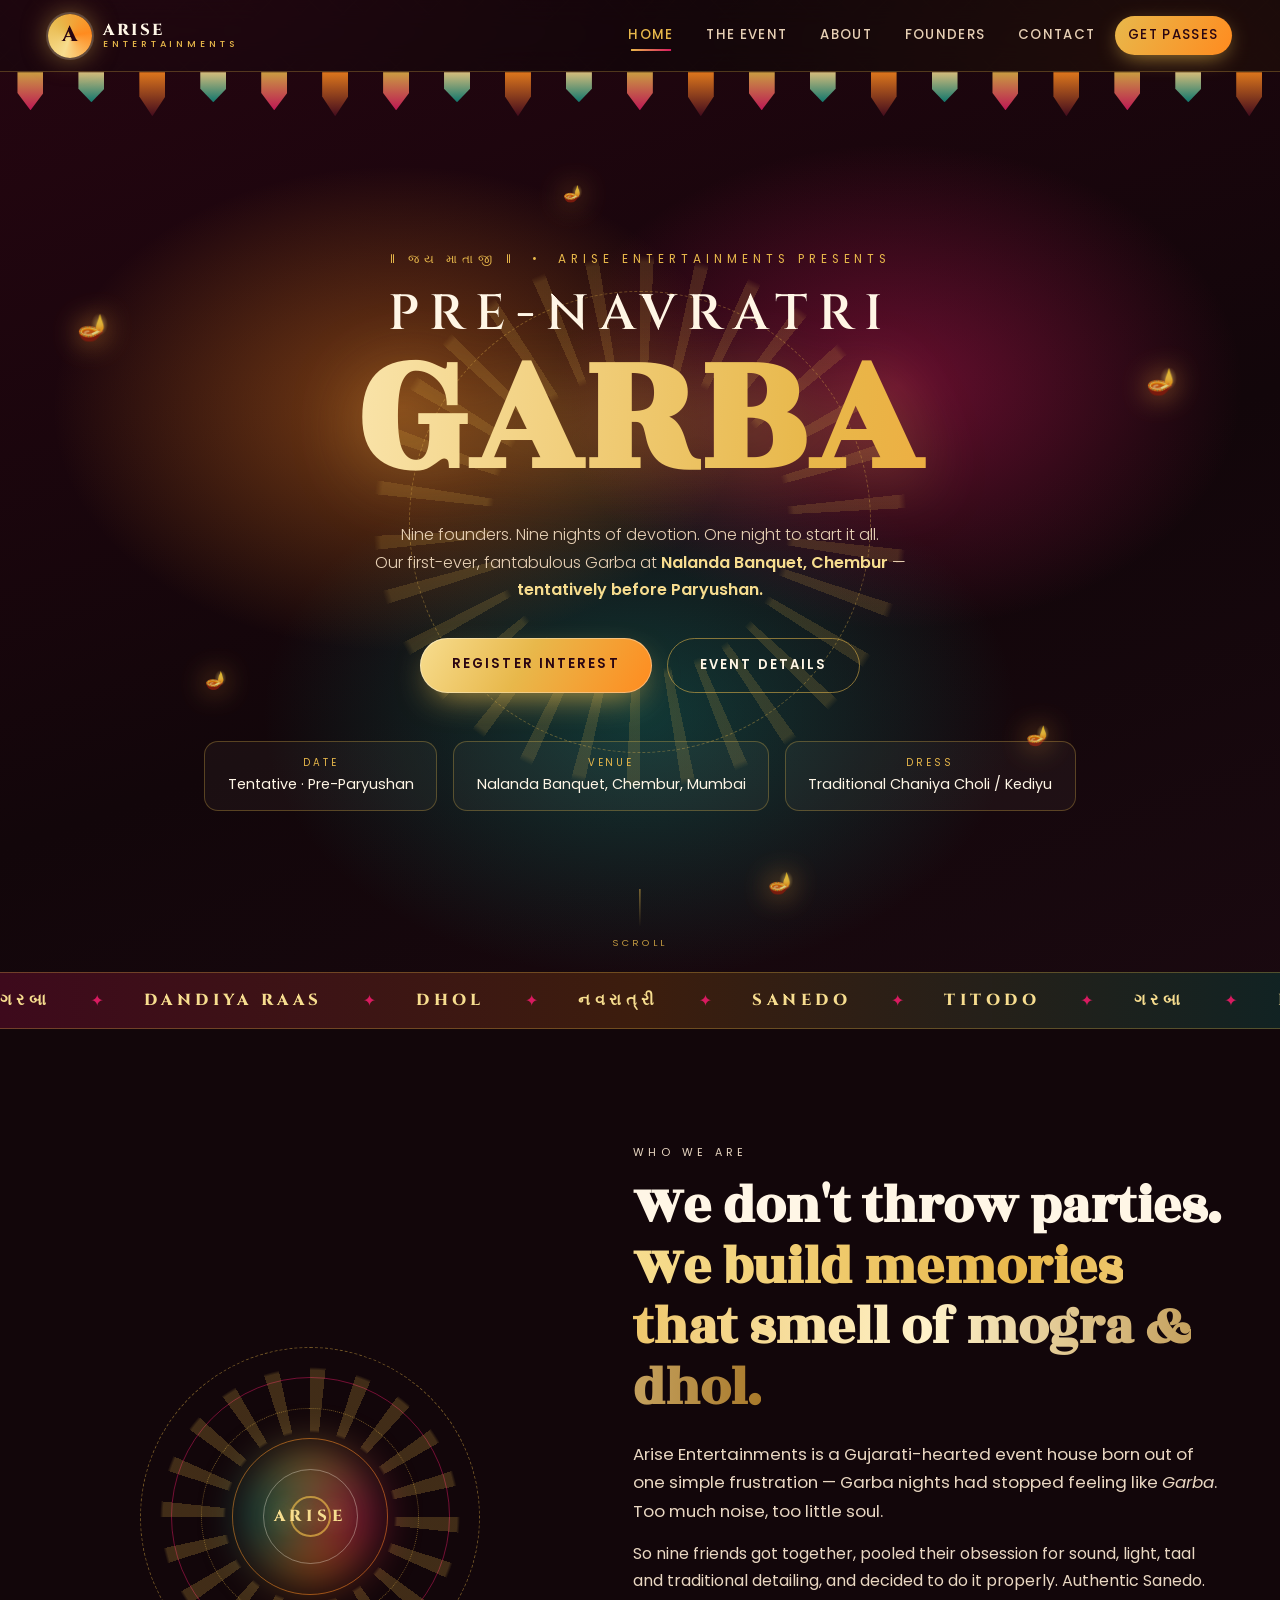
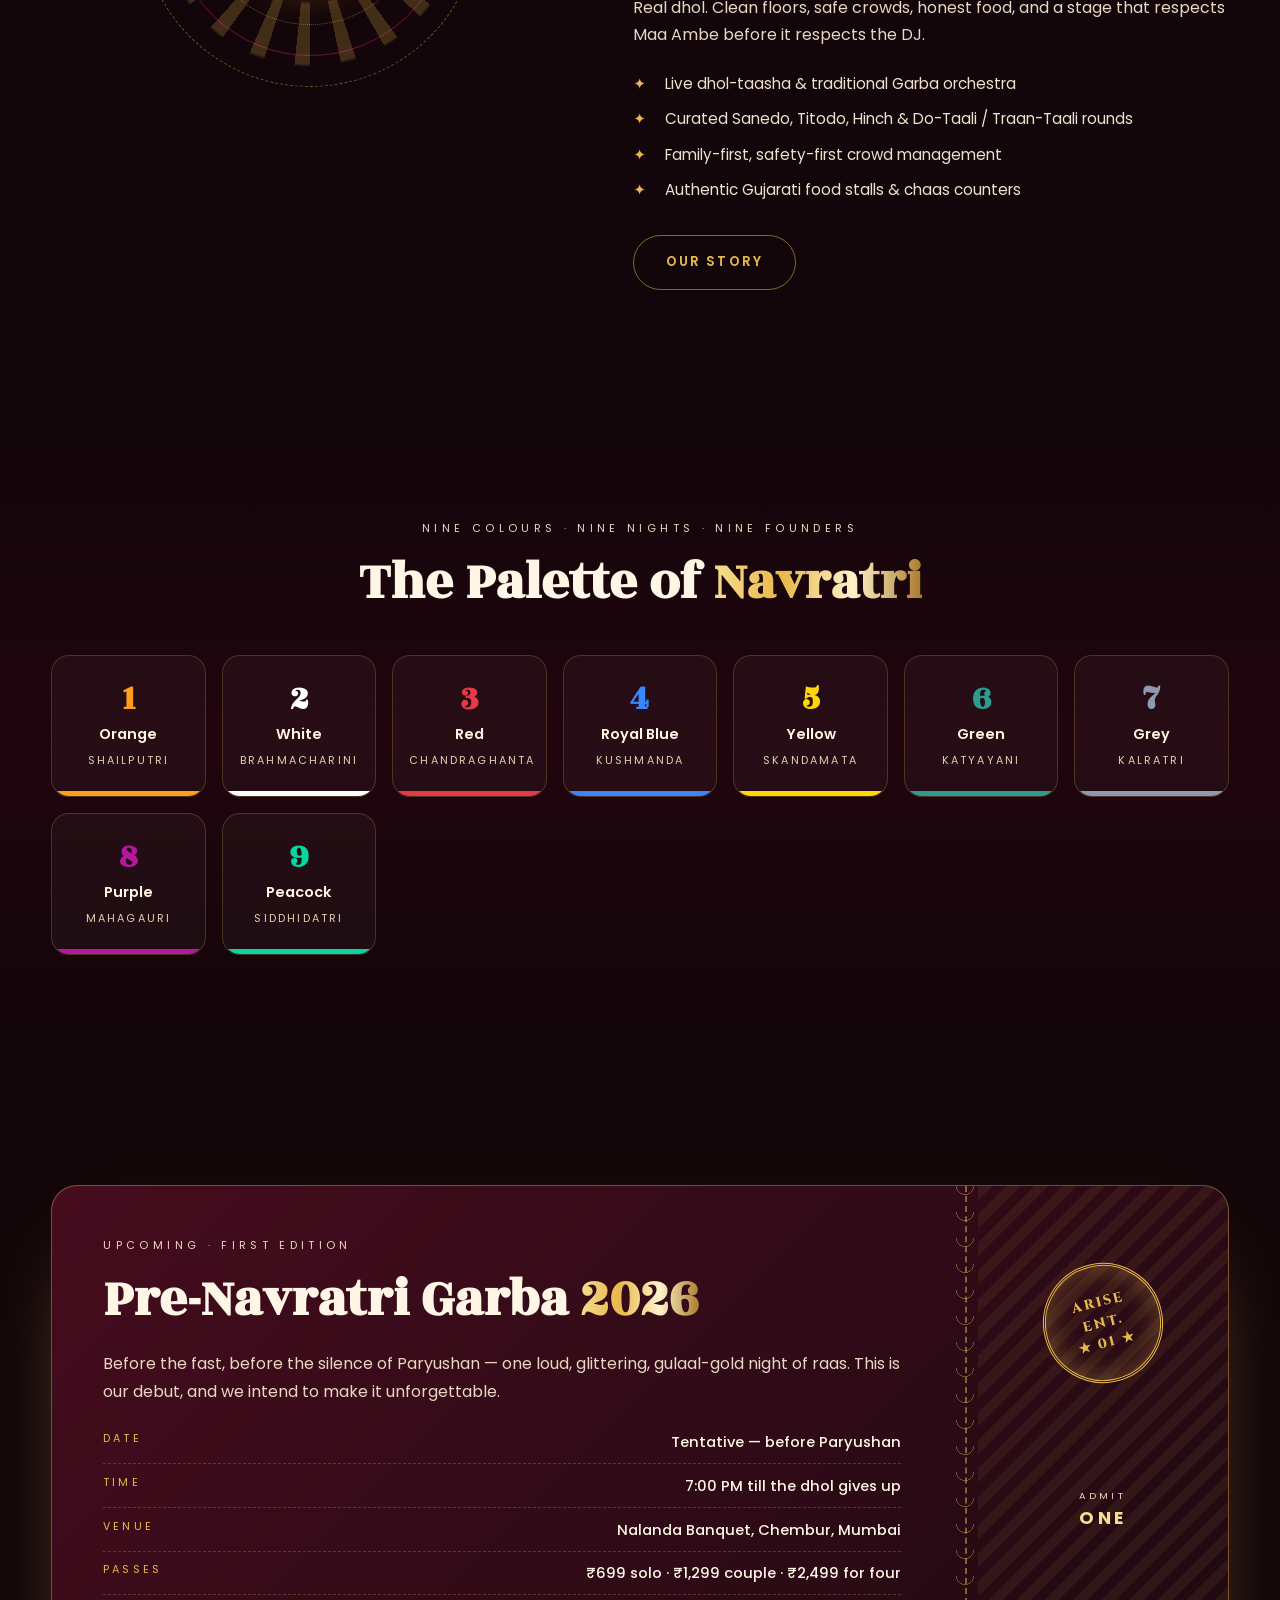
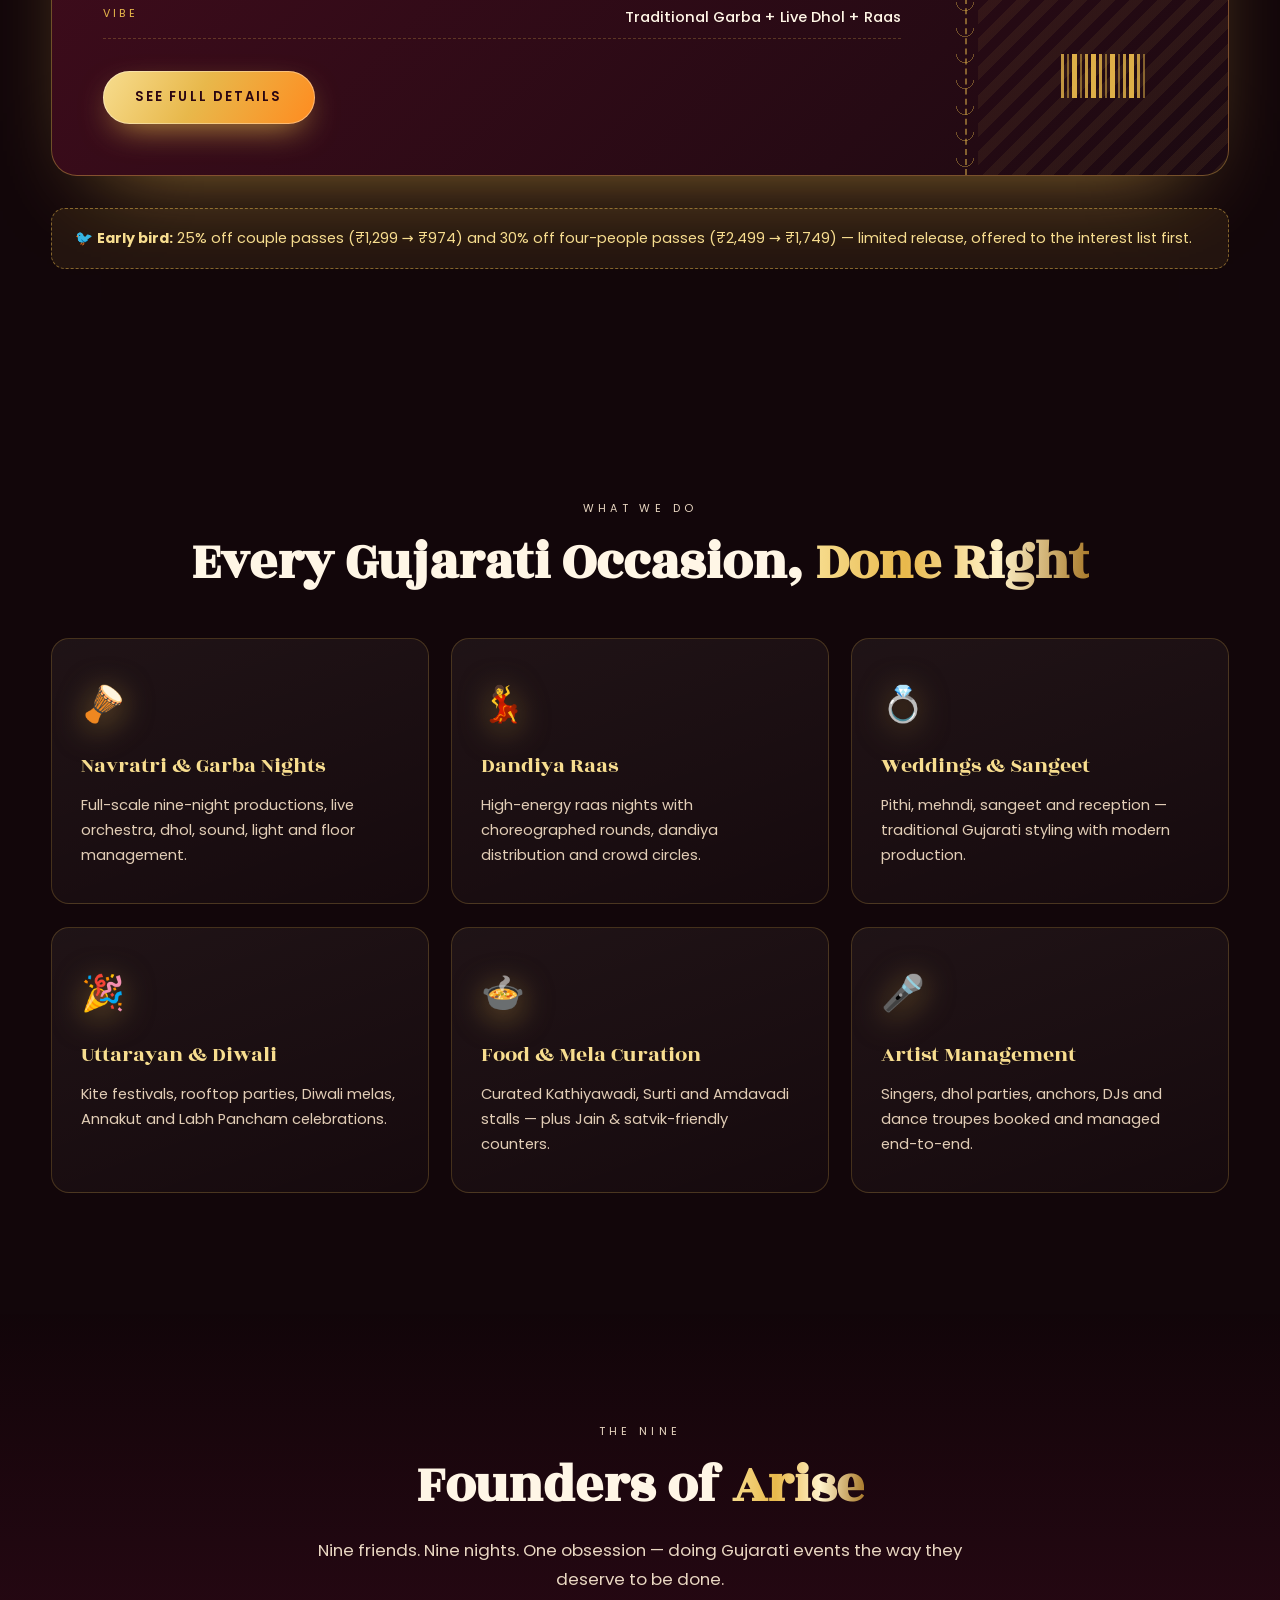
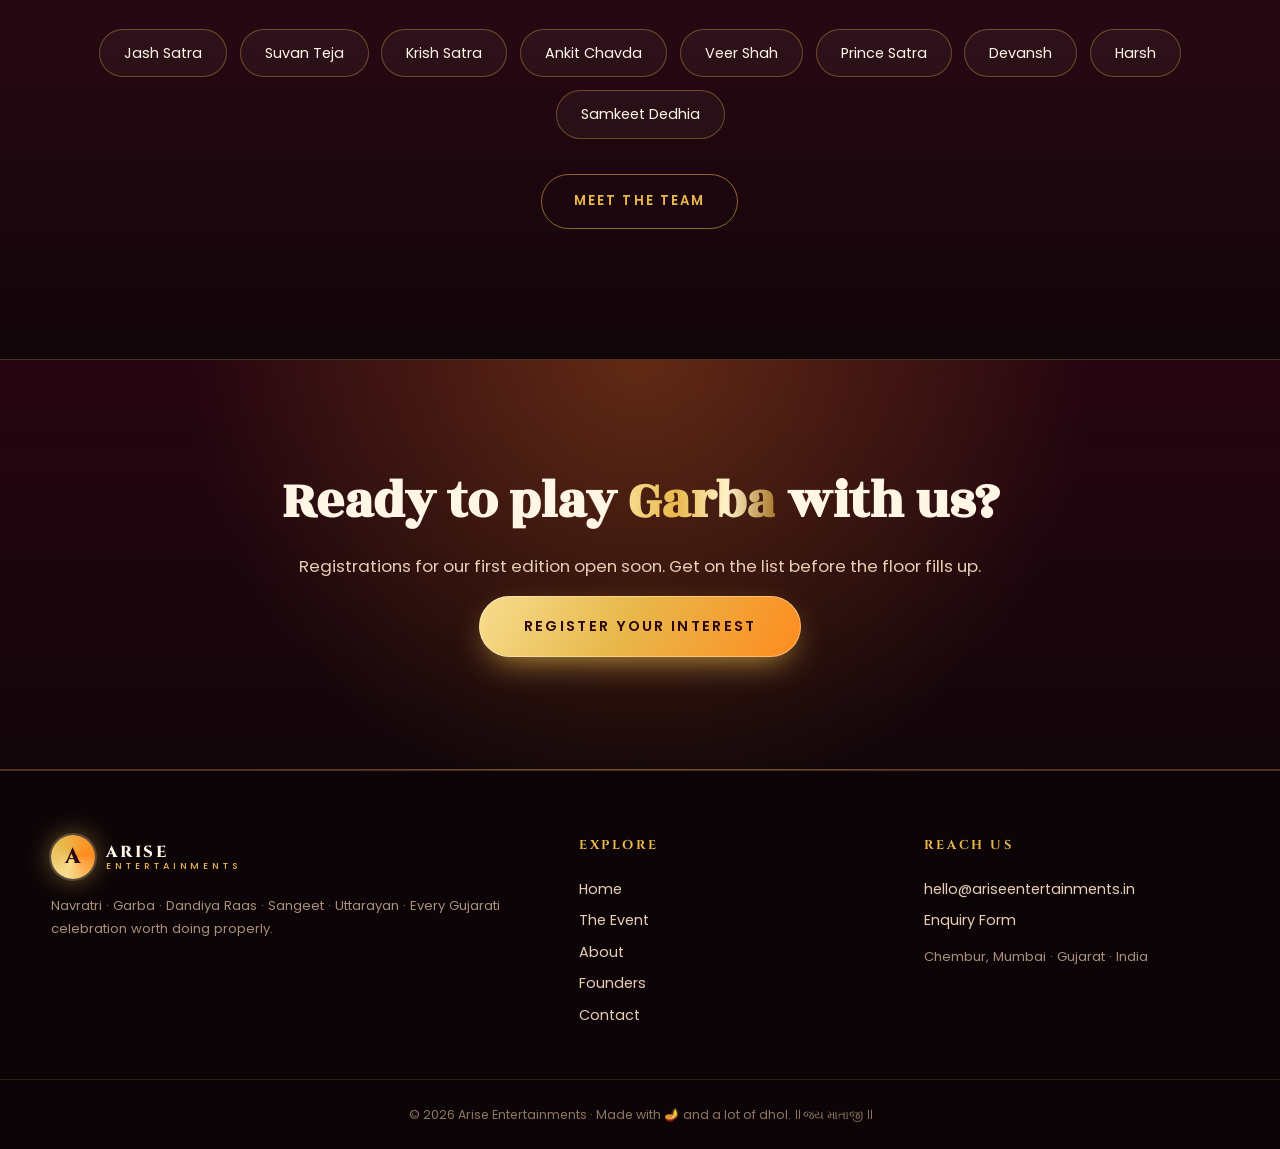
<file: index.html>
<!DOCTYPE html>
<html lang="en">
<head>
<meta charset="UTF-8">
<meta name="viewport" content="width=device-width, initial-scale=1.0">
<title>Arise Entertainments — Navratri &amp; Gujarati Events</title>
<meta name="description" content="Arise Entertainments — Gujarat's new-age event house for Navratri, Garba, Dandiya Raas and every Gujarati celebration. Presenting our first ever Pre-Navratri Garba at Nalanda Banquet, Chembur, Mumbai.">
<link rel="preconnect" href="https://fonts.googleapis.com">
<link rel="preconnect" href="https://fonts.gstatic.com" crossorigin>
<link href="https://fonts.googleapis.com/css2?family=Cinzel:wght@600;800&family=Playfair+Display:ital,wght@0,700;1,600&family=Poppins:wght@300;400;500;600&family=Rozha+One&display=swap" rel="stylesheet">
<link rel="stylesheet" href="style.css">
<link rel="icon" href="data:image/svg+xml,<svg xmlns='http://www.w3.org/2000/svg' viewBox='0 0 100 100'><text y='.9em' font-size='90'>🪔</text></svg>">
</head>
<body>

<!-- ================= NAV ================= -->
<header class="nav">
  <a href="index.html" class="brand">
    <span class="brand-mark">A</span>
    <span class="brand-text">Arise<em>Entertainments</em></span>
  </a>
  <input type="checkbox" id="navtoggle" class="navtoggle">
  <label for="navtoggle" class="burger" aria-label="Menu"><span></span><span></span><span></span></label>
  <nav class="navlinks">
    <a href="index.html" class="active">Home</a>
    <a href="event.html">The Event</a>
    <a href="about.html">About</a>
    <a href="founders.html">Founders</a>
    <a href="contact.html">Contact</a>
    <a href="event.html#passes" class="btn-nav">Get Passes</a>
  </nav>
</header>

<!-- ================= HERO ================= -->
<section class="hero">
  <div class="hero-bg"></div>
  <div class="diyas">
    <span class="diya d1">🪔</span><span class="diya d2">🪔</span><span class="diya d3">🪔</span>
    <span class="diya d4">🪔</span><span class="diya d5">🪔</span><span class="diya d6">🪔</span>
  </div>
  <div class="toran">
    <span></span><span></span><span></span><span></span><span></span><span></span><span></span>
    <span></span><span></span><span></span><span></span><span></span><span></span><span></span>
    <span></span><span></span><span></span><span></span><span></span><span></span><span></span>
  </div>

  <div class="hero-inner">
    <p class="kicker">॥ જય માતાજી ॥ &nbsp;•&nbsp; Arise Entertainments Presents</p>
    <h1 class="hero-title">
      <span class="line1">Pre-Navratri</span>
      <span class="line2">Garba</span>
    </h1>
    <p class="hero-sub">Nine founders. Nine nights of devotion. One night to start it all.<br>
      Our first-ever, fantabulous Garba at <strong>Nalanda Banquet, Chembur</strong> — <strong>tentatively before Paryushan.</strong></p>
    <div class="hero-cta">
      <a href="event.html#passes" class="btn btn-gold">Register Interest</a>
      <a href="event.html" class="btn btn-ghost">Event Details</a>
    </div>
    <div class="hero-meta">
      <div><span class="hm-k">Date</span><span class="hm-v">Tentative · Pre-Paryushan</span></div>
      <div><span class="hm-k">Venue</span><span class="hm-v">Nalanda Banquet, Chembur, Mumbai</span></div>
      <div><span class="hm-k">Dress</span><span class="hm-v">Traditional Chaniya Choli / Kediyu</span></div>
    </div>
  </div>
  <div class="scroll-hint"><span></span>Scroll</div>
</section>

<!-- ============ MARQUEE ============ -->
<div class="marquee">
  <div class="marquee-track">
    <span>ગરબા</span><i>✦</i><span>DANDIYA RAAS</span><i>✦</i><span>DHOL</span><i>✦</i>
    <span>નવરાત્રી</span><i>✦</i><span>SANEDO</span><i>✦</i><span>TITODO</span><i>✦</i>
    <span>ગરબા</span><i>✦</i><span>DANDIYA RAAS</span><i>✦</i><span>DHOL</span><i>✦</i>
    <span>નવરાત્રી</span><i>✦</i><span>SANEDO</span><i>✦</i><span>TITODO</span><i>✦</i>
  </div>
</div>

<!-- ============ INTRO ============ -->
<section class="section intro">
  <div class="wrap grid-2">
    <div class="mandala-holder">
      <div class="mandala">
        <span></span><span></span><span></span><span></span>
        <span></span><span></span><span></span><span></span>
        <em>ARISE</em>
      </div>
    </div>
    <div>
      <p class="eyebrow">Who we are</p>
      <h2 class="h2">We don't throw parties.<br><span class="gold">We build memories that smell of mogra &amp; dhol.</span></h2>
      <p class="lead">Arise Entertainments is a Gujarati-hearted event house born out of one simple frustration — Garba nights had stopped feeling like <em>Garba</em>. Too much noise, too little soul.</p>
      <p>So nine friends got together, pooled their obsession for sound, light, taal and traditional detailing, and decided to do it properly. Authentic Sanedo. Real dhol. Clean floors, safe crowds, honest food, and a stage that respects Maa Ambe before it respects the DJ.</p>
      <ul class="ticks">
        <li>Live dhol-taasha &amp; traditional Garba orchestra</li>
        <li>Curated Sanedo, Titodo, Hinch &amp; Do-Taali / Traan-Taali rounds</li>
        <li>Family-first, safety-first crowd management</li>
        <li>Authentic Gujarati food stalls &amp; chaas counters</li>
      </ul>
      <a href="about.html" class="btn btn-outline">Our Story</a>
    </div>
  </div>
</section>

<!-- ============ NINE NIGHTS COLOR STRIP ============ -->
<section class="section nights">
  <div class="wrap">
    <p class="eyebrow center">Nine Colours · Nine Nights · Nine Founders</p>
    <h2 class="h2 center">The Palette of <span class="gold">Navratri</span></h2>
    <div class="nine">
      <div class="n" style="--c:#ff9f1c"><b>1</b><span>Orange</span><em>Shailputri</em></div>
      <div class="n" style="--c:#ffffff"><b>2</b><span>White</span><em>Brahmacharini</em></div>
      <div class="n" style="--c:#e63946"><b>3</b><span>Red</span><em>Chandraghanta</em></div>
      <div class="n" style="--c:#3a86ff"><b>4</b><span>Royal Blue</span><em>Kushmanda</em></div>
      <div class="n" style="--c:#ffd60a"><b>5</b><span>Yellow</span><em>Skandamata</em></div>
      <div class="n" style="--c:#2a9d8f"><b>6</b><span>Green</span><em>Katyayani</em></div>
      <div class="n" style="--c:#8d99ae"><b>7</b><span>Grey</span><em>Kalratri</em></div>
      <div class="n" style="--c:#b5179e"><b>8</b><span>Purple</span><em>Mahagauri</em></div>
      <div class="n" style="--c:#06d6a0"><b>9</b><span>Peacock</span><em>Siddhidatri</em></div>
    </div>
  </div>
</section>

<!-- ============ EVENT TEASER ============ -->
<section class="section teaser">
  <div class="wrap">
    <div class="ticket">
      <div class="ticket-left">
        <p class="eyebrow">Upcoming · First Edition</p>
        <h2 class="h2">Pre-Navratri Garba <span class="gold">2026</span></h2>
        <p>Before the fast, before the silence of Paryushan — one loud, glittering, gulaal-gold night of raas. This is our debut, and we intend to make it unforgettable.</p>
        <div class="tick-rows">
          <div><span>Date</span><b>Tentative — before Paryushan</b></div>
          <div><span>Time</span><b>7:00 PM till the dhol gives up</b></div>
          <div><span>Venue</span><b>Nalanda Banquet, Chembur, Mumbai</b></div>
          <div><span>Passes</span><b>₹699 solo · ₹1,299 couple · ₹2,499 for four</b></div>
          <div><span>Vibe</span><b>Traditional Garba + Live Dhol + Raas</b></div>
        </div>
        <a href="event.html" class="btn btn-gold">See Full Details</a>
      </div>
      <div class="ticket-rip"></div>
      <div class="ticket-right">
        <div class="stamp">
          <span class="stamp-in">ARISE<br>ENT.<br>★ 01 ★</span>
        </div>
        <p class="tr-note">ADMIT<br><b>ONE</b></p>
        <div class="barcode"><i></i><i></i><i></i><i></i><i></i><i></i><i></i><i></i><i></i><i></i><i></i><i></i><i></i><i></i></div>
      </div>
    </div>
    <div class="notice">🐦 <strong>Early bird:</strong> 25% off couple passes (₹1,299 &rarr; ₹974) and 30% off four-people passes (₹2,499 &rarr; ₹1,749) — limited release, offered to the interest list first.</div>
  </div>
</section>

<!-- ============ SERVICES ============ -->
<section class="section services">
  <div class="wrap">
    <p class="eyebrow center">What we do</p>
    <h2 class="h2 center">Every Gujarati Occasion, <span class="gold">Done Right</span></h2>
    <div class="cards">
      <div class="card"><div class="ci">🪘</div><h3>Navratri &amp; Garba Nights</h3><p>Full-scale nine-night productions, live orchestra, dhol, sound, light and floor management.</p></div>
      <div class="card"><div class="ci">💃</div><h3>Dandiya Raas</h3><p>High-energy raas nights with choreographed rounds, dandiya distribution and crowd circles.</p></div>
      <div class="card"><div class="ci">💍</div><h3>Weddings &amp; Sangeet</h3><p>Pithi, mehndi, sangeet and reception — traditional Gujarati styling with modern production.</p></div>
      <div class="card"><div class="ci">🎉</div><h3>Uttarayan &amp; Diwali</h3><p>Kite festivals, rooftop parties, Diwali melas, Annakut and Labh Pancham celebrations.</p></div>
      <div class="card"><div class="ci">🍲</div><h3>Food &amp; Mela Curation</h3><p>Curated Kathiyawadi, Surti and Amdavadi stalls — plus Jain &amp; satvik-friendly counters.</p></div>
      <div class="card"><div class="ci">🎤</div><h3>Artist Management</h3><p>Singers, dhol parties, anchors, DJs and dance troupes booked and managed end-to-end.</p></div>
    </div>
  </div>
</section>

<!-- ============ FOUNDERS STRIP ============ -->
<section class="section founders-strip">
  <div class="wrap">
    <p class="eyebrow center">The Nine</p>
    <h2 class="h2 center">Founders of <span class="gold">Arise</span></h2>
    <p class="center lead narrow">Nine friends. Nine nights. One obsession — doing Gujarati events the way they deserve to be done.</p>
    <div class="fnames">
      <span>Jash Satra</span><span>Suvan Teja</span><span>Krish Satra</span>
      <span>Ankit Chavda</span><span>Veer Shah</span><span>Prince Satra</span>
      <span>Devansh</span><span>Harsh</span><span>Samkeet Dedhia</span>
    </div>
    <p class="center"><a href="founders.html" class="btn btn-outline">Meet the Team</a></p>
  </div>
</section>

<!-- ============ CTA ============ -->
<section class="cta">
  <div class="wrap center">
    <h2 class="h2">Ready to play <span class="gold">Garba</span> with us?</h2>
    <p class="lead">Registrations for our first edition open soon. Get on the list before the floor fills up.</p>
    <a href="contact.html" class="btn btn-gold big">Register Your Interest</a>
  </div>
</section>

<footer class="footer">
  <div class="wrap foot-grid">
    <div>
      <div class="brand foot-brand"><span class="brand-mark">A</span><span class="brand-text">Arise<em>Entertainments</em></span></div>
      <p class="fsmall">Navratri · Garba · Dandiya Raas · Sangeet · Uttarayan · Every Gujarati celebration worth doing properly.</p>
    </div>
    <div>
      <h4>Explore</h4>
      <a href="index.html">Home</a><a href="event.html">The Event</a><a href="about.html">About</a>
      <a href="founders.html">Founders</a><a href="contact.html">Contact</a>
    </div>
    <div>
      <h4>Reach Us</h4>
      <a href="mailto:hello@ariseentertainments.in">hello@ariseentertainments.in</a>
      <a href="contact.html">Enquiry Form</a>
      <p class="fsmall">Chembur, Mumbai · Gujarat · India</p>
    </div>
  </div>
  <p class="copy">© 2026 Arise Entertainments · Made with 🪔 and a lot of dhol. ॥ જય માતાજી ॥</p>
</footer>

</body>
</html>
</file>
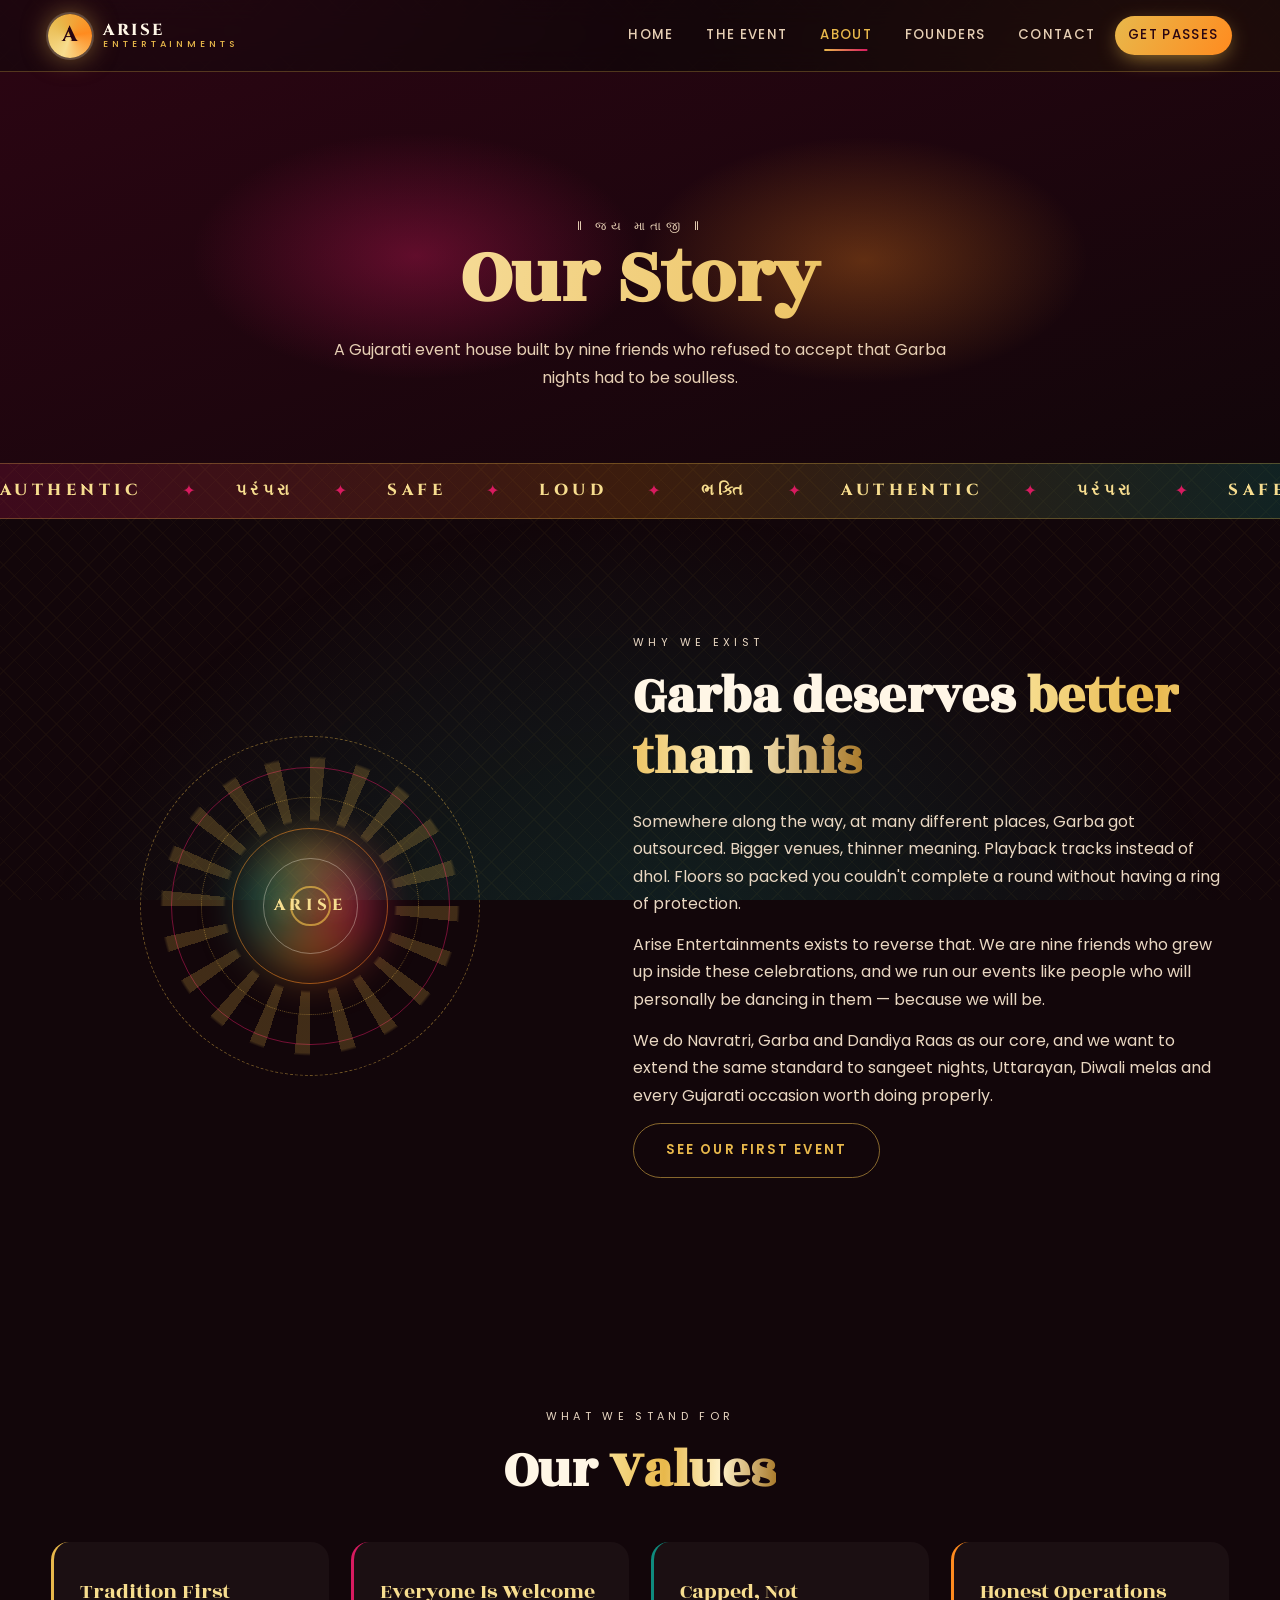
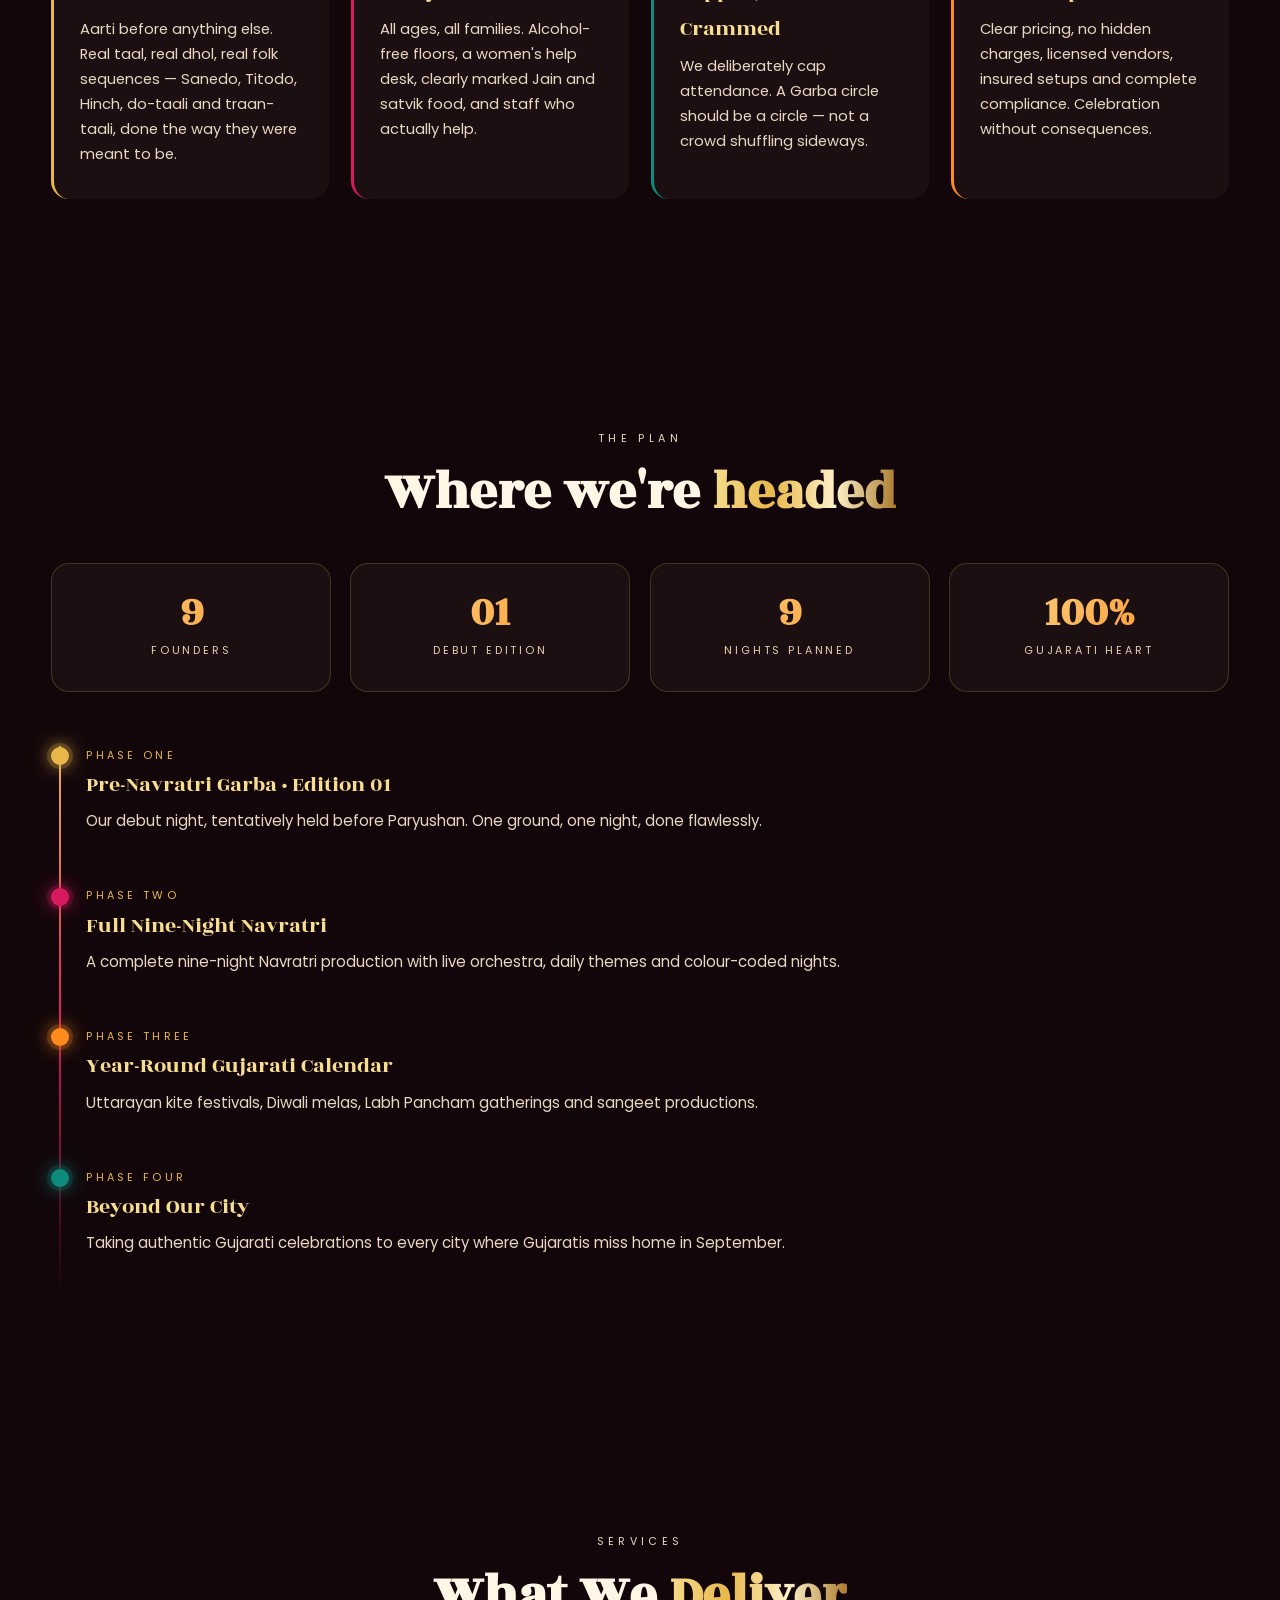
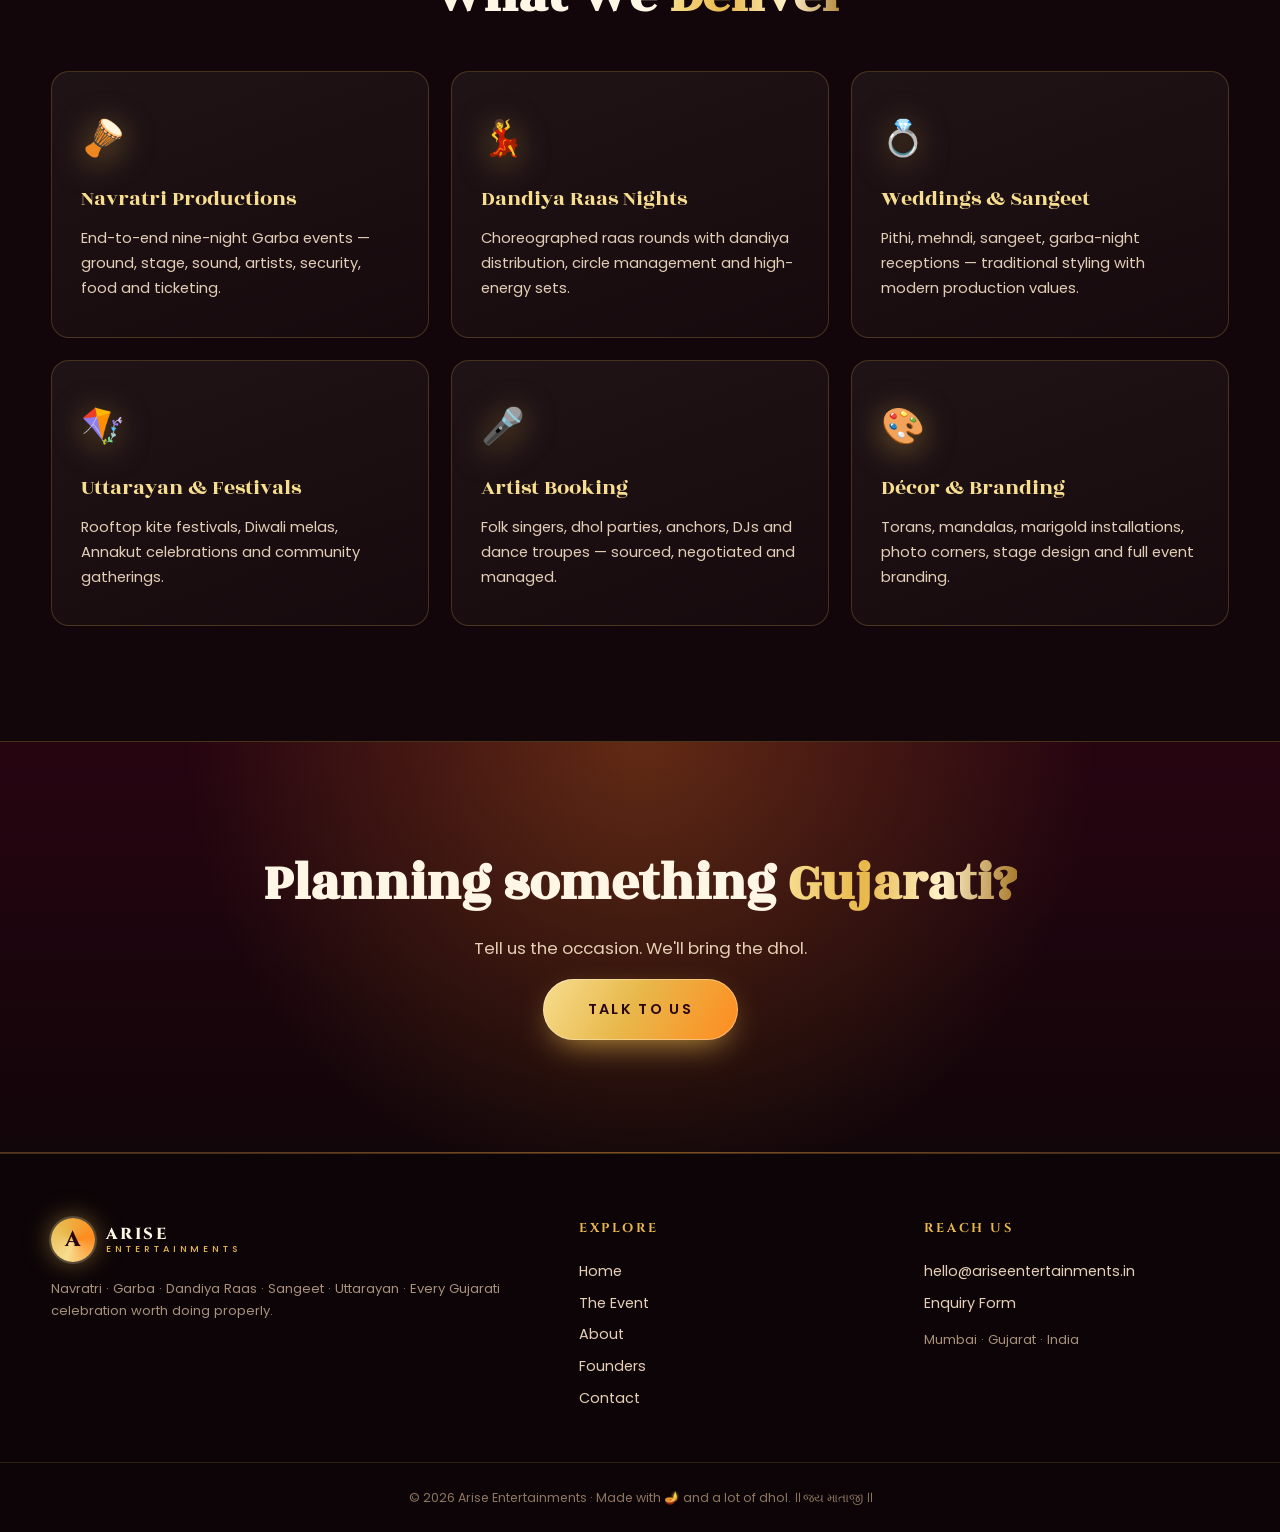
<file: about.html>
<!DOCTYPE html>
<html lang="en">
<head>
<meta charset="UTF-8">
<meta name="viewport" content="width=device-width, initial-scale=1.0">
<title>About — Arise Entertainments</title>
<meta name="description" content="Arise Entertainments is a Gujarati event house specialising in Navratri, Garba, Dandiya Raas, sangeet and every Gujarati celebration.">
<link rel="preconnect" href="https://fonts.googleapis.com">
<link rel="preconnect" href="https://fonts.gstatic.com" crossorigin>
<link href="https://fonts.googleapis.com/css2?family=Cinzel:wght@600;800&family=Playfair+Display:ital,wght@0,700;1,600&family=Poppins:wght@300;400;500;600&family=Rozha+One&display=swap" rel="stylesheet">
<link rel="stylesheet" href="style.css">
<link rel="icon" href="data:image/svg+xml,<svg xmlns='http://www.w3.org/2000/svg' viewBox='0 0 100 100'><text y='.9em' font-size='90'>🪔</text></svg>">
</head>
<body>

<header class="nav">
  <a href="index.html" class="brand">
    <span class="brand-mark">A</span>
    <span class="brand-text">Arise<em>Entertainments</em></span>
  </a>
  <input type="checkbox" id="navtoggle" class="navtoggle">
  <label for="navtoggle" class="burger" aria-label="Menu"><span></span><span></span><span></span></label>
  <nav class="navlinks">
    <a href="index.html">Home</a>
    <a href="event.html">The Event</a>
    <a href="about.html" class="active">About</a>
    <a href="founders.html">Founders</a>
    <a href="contact.html">Contact</a>
    <a href="event.html#passes" class="btn-nav">Get Passes</a>
  </nav>
</header>

<section class="pagehead">
  <div class="wrap">
    <p class="kicker">॥ જય માતાજી ॥</p>
    <h1>Our Story</h1>
    <p>A Gujarati event house built by nine friends who refused to accept that Garba nights had to be soulless.</p>
  </div>
</section>

<div class="marquee">
  <div class="marquee-track">
    <span>AUTHENTIC</span><i>✦</i><span>પરંપરા</span><i>✦</i><span>SAFE</span><i>✦</i><span>LOUD</span><i>✦</i>
    <span>ભક્તિ</span><i>✦</i><span>AUTHENTIC</span><i>✦</i><span>પરંપરા</span><i>✦</i><span>SAFE</span><i>✦</i>
    <span>LOUD</span><i>✦</i><span>ભક્તિ</span><i>✦</i>
  </div>
</div>

<section class="section">
  <div class="wrap grid-2">
    <div class="mandala-holder">
      <div class="mandala">
        <span></span><span></span><span></span><span></span>
        <span></span><span></span><span></span><span></span>
        <em>ARISE</em>
      </div>
    </div>
    <div>
      <p class="eyebrow">Why we exist</p>
      <h2 class="h2">Garba deserves <span class="gold">better than this</span></h2>
      <p>Somewhere along the way, at many different places, Garba got outsourced. Bigger venues, thinner meaning. Playback tracks instead of dhol. Floors so packed you couldn't complete a round without having a ring of protection.</p>
      <p>Arise Entertainments exists to reverse that. We are nine friends who grew up inside these celebrations, and we run our events like people who will personally be dancing in them — because we will be.</p>
      <p>We do Navratri, Garba and Dandiya Raas as our core, and we want to extend the same standard to sangeet nights, Uttarayan, Diwali melas and every Gujarati occasion worth doing properly.</p>
      <a href="event.html" class="btn btn-outline">See Our First Event</a>
    </div>
  </div>
</section>

<section class="section">
  <div class="wrap">
    <p class="eyebrow center">What we stand for</p>
    <h2 class="h2 center">Our <span class="gold">Values</span></h2>
    <div class="vlist">
      <div class="v"><h3>Tradition First</h3><p>Aarti before anything else. Real taal, real dhol, real folk sequences — Sanedo, Titodo, Hinch, do-taali and traan-taali, done the way they were meant to be.</p></div>
      <div class="v"><h3>Everyone Is Welcome</h3><p>All ages, all families. Alcohol-free floors, a women's help desk, clearly marked Jain and satvik food, and staff who actually help.</p></div>
      <div class="v"><h3>Capped, Not Crammed</h3><p>We deliberately cap attendance. A Garba circle should be a circle — not a crowd shuffling sideways.</p></div>
      <div class="v"><h3>Honest Operations</h3><p>Clear pricing, no hidden charges, licensed vendors, insured setups and complete compliance. Celebration without consequences.</p></div>
    </div>
  </div>
</section>

<section class="section">
  <div class="wrap">
    <p class="eyebrow center">The plan</p>
    <h2 class="h2 center">Where we're <span class="gold">headed</span></h2>
    <div class="stats">
      <div class="stat"><b>9</b><span>Founders</span></div>
      <div class="stat"><b>01</b><span>Debut Edition</span></div>
      <div class="stat"><b>9</b><span>Nights Planned</span></div>
      <div class="stat"><b>100%</b><span>Gujarati Heart</span></div>
    </div>
    <div class="timeline" style="margin-top:3rem">
      <div class="tl"><span>Phase One</span><h3>Pre-Navratri Garba · Edition 01</h3><p>Our debut night, tentatively held before Paryushan. One ground, one night, done flawlessly.</p></div>
      <div class="tl"><span>Phase Two</span><h3>Full Nine-Night Navratri</h3><p>A complete nine-night Navratri production with live orchestra, daily themes and colour-coded nights.</p></div>
      <div class="tl"><span>Phase Three</span><h3>Year-Round Gujarati Calendar</h3><p>Uttarayan kite festivals, Diwali melas, Labh Pancham gatherings and sangeet productions.</p></div>
      <div class="tl"><span>Phase Four</span><h3>Beyond Our City</h3><p>Taking authentic Gujarati celebrations to every city where Gujaratis miss home in September.</p></div>
    </div>
  </div>
</section>

<section class="section">
  <div class="wrap">
    <p class="eyebrow center">Services</p>
    <h2 class="h2 center">What We <span class="gold">Deliver</span></h2>
    <div class="cards">
      <div class="card"><div class="ci">🪘</div><h3>Navratri Productions</h3><p>End-to-end nine-night Garba events — ground, stage, sound, artists, security, food and ticketing.</p></div>
      <div class="card"><div class="ci">💃</div><h3>Dandiya Raas Nights</h3><p>Choreographed raas rounds with dandiya distribution, circle management and high-energy sets.</p></div>
      <div class="card"><div class="ci">💍</div><h3>Weddings &amp; Sangeet</h3><p>Pithi, mehndi, sangeet, garba-night receptions — traditional styling with modern production values.</p></div>
      <div class="card"><div class="ci">🪁</div><h3>Uttarayan &amp; Festivals</h3><p>Rooftop kite festivals, Diwali melas, Annakut celebrations and community gatherings.</p></div>
      <div class="card"><div class="ci">🎤</div><h3>Artist Booking</h3><p>Folk singers, dhol parties, anchors, DJs and dance troupes — sourced, negotiated and managed.</p></div>
      <div class="card"><div class="ci">🎨</div><h3>Décor &amp; Branding</h3><p>Torans, mandalas, marigold installations, photo corners, stage design and full event branding.</p></div>
    </div>
  </div>
</section>

<section class="cta">
  <div class="wrap center">
    <h2 class="h2">Planning something <span class="gold">Gujarati?</span></h2>
    <p class="lead">Tell us the occasion. We'll bring the dhol.</p>
    <a href="contact.html" class="btn btn-gold big">Talk To Us</a>
  </div>
</section>

<footer class="footer">
  <div class="wrap foot-grid">
    <div>
      <div class="brand foot-brand"><span class="brand-mark">A</span><span class="brand-text">Arise<em>Entertainments</em></span></div>
      <p class="fsmall">Navratri · Garba · Dandiya Raas · Sangeet · Uttarayan · Every Gujarati celebration worth doing properly.</p>
    </div>
    <div>
      <h4>Explore</h4>
      <a href="index.html">Home</a><a href="event.html">The Event</a><a href="about.html">About</a>
      <a href="founders.html">Founders</a><a href="contact.html">Contact</a>
    </div>
    <div>
      <h4>Reach Us</h4>
      <a href="mailto:hello@ariseentertainments.in">hello@ariseentertainments.in</a>
      <a href="contact.html">Enquiry Form</a>
      <p class="fsmall">Mumbai · Gujarat · India</p>
    </div>
  </div>
  <p class="copy">© 2026 Arise Entertainments · Made with 🪔 and a lot of dhol. ॥ જય માતાજી ॥</p>
</footer>

</body>
</html>
</file>
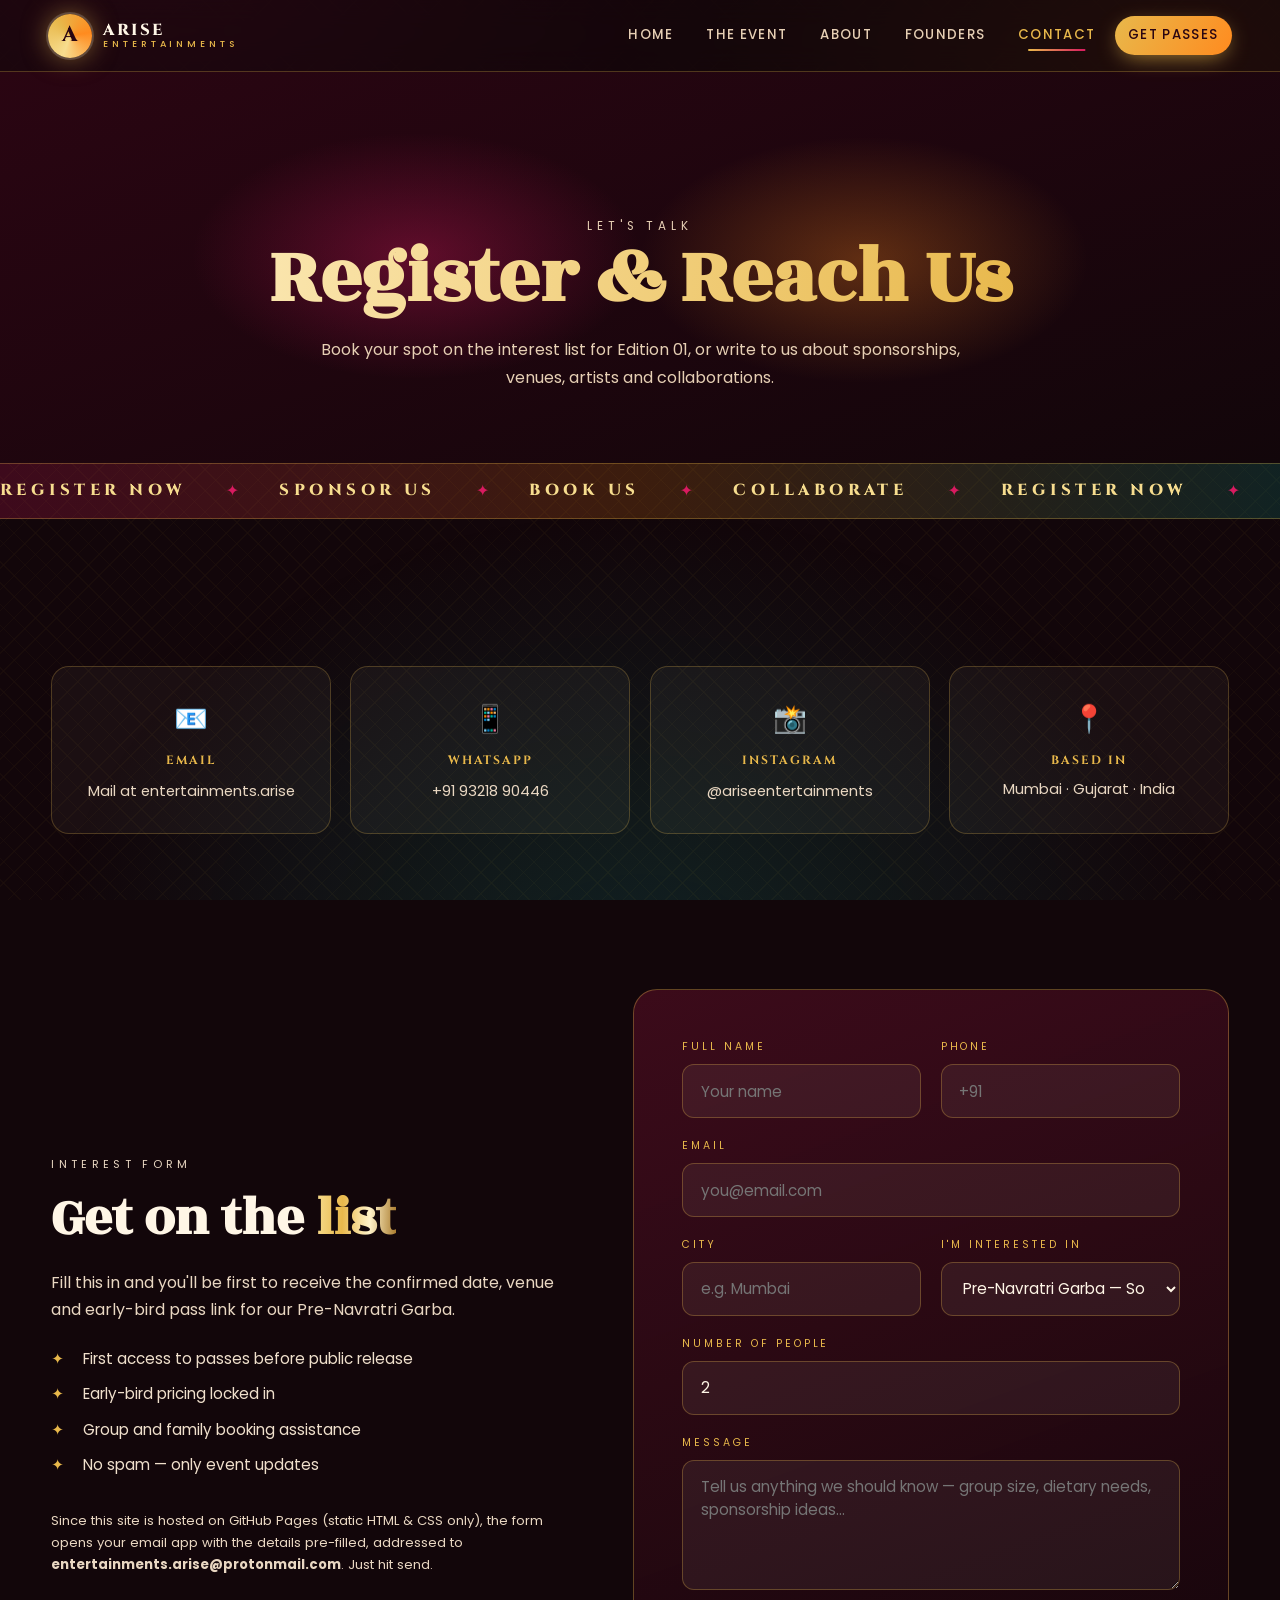
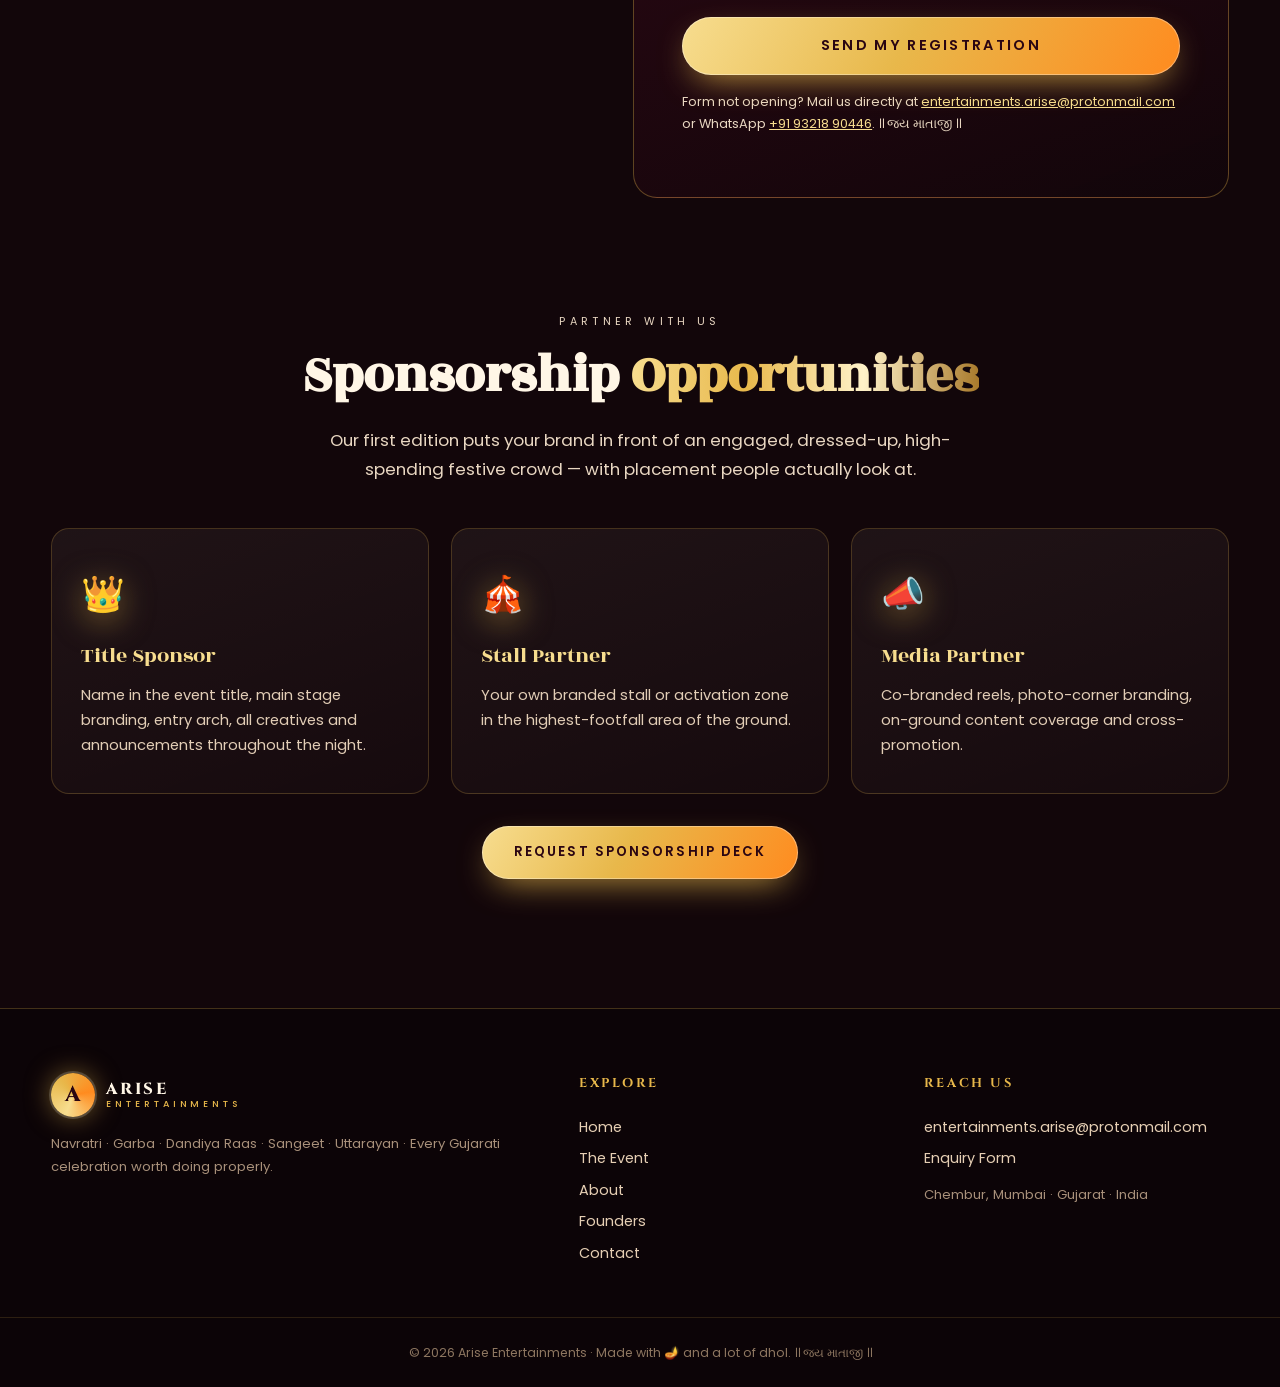
<file: contact.html>
<!DOCTYPE html>
<html lang="en">
<head>
<meta charset="UTF-8">
<meta name="viewport" content="width=device-width, initial-scale=1.0">
<title>Contact &amp; Register — Arise Entertainments</title>
<meta name="description" content="Register your interest for the Arise Entertainments Pre-Navratri Garba, or contact us for sponsorships, bookings and collaborations.">
<link rel="preconnect" href="https://fonts.googleapis.com">
<link rel="preconnect" href="https://fonts.gstatic.com" crossorigin>
<link href="https://fonts.googleapis.com/css2?family=Cinzel:wght@600;800&family=Playfair+Display:ital,wght@0,700;1,600&family=Poppins:wght@300;400;500;600&family=Rozha+One&display=swap" rel="stylesheet">
<link rel="stylesheet" href="style.css">
<link rel="icon" href="data:image/svg+xml,<svg xmlns='http://www.w3.org/2000/svg' viewBox='0 0 100 100'><text y='.9em' font-size='90'>🪔</text></svg>">
</head>
<body>

<header class="nav">
  <a href="index.html" class="brand">
    <span class="brand-mark">A</span>
    <span class="brand-text">Arise<em>Entertainments</em></span>
  </a>
  <input type="checkbox" id="navtoggle" class="navtoggle">
  <label for="navtoggle" class="burger" aria-label="Menu"><span></span><span></span><span></span></label>
  <nav class="navlinks">
    <a href="index.html">Home</a>
    <a href="event.html">The Event</a>
    <a href="about.html">About</a>
    <a href="founders.html">Founders</a>
    <a href="contact.html" class="active">Contact</a>
    <a href="event.html#passes" class="btn-nav">Get Passes</a>
  </nav>
</header>

<section class="pagehead">
  <div class="wrap">
    <p class="kicker">Let's talk</p>
    <h1>Register &amp; Reach Us</h1>
    <p>Book your spot on the interest list for Edition 01, or write to us about sponsorships, venues, artists and collaborations.</p>
  </div>
</section>

<div class="marquee">
  <div class="marquee-track">
    <span>REGISTER NOW</span><i>✦</i><span>SPONSOR US</span><i>✦</i><span>BOOK US</span><i>✦</i>
    <span>COLLABORATE</span><i>✦</i><span>REGISTER NOW</span><i>✦</i><span>SPONSOR US</span><i>✦</i>
    <span>BOOK US</span><i>✦</i><span>COLLABORATE</span><i>✦</i>
  </div>
</div>

<section class="section">
  <div class="wrap">
    <div class="ctiles">
      <div class="ctile"><div>📧</div><h4>Email</h4><a href="mailto:entertainments.arise@protonmail.com">Mail at entertainments.arise</a></div>
      <div class="ctile"><div>📱</div><h4>WhatsApp</h4><a href="https://wa.me/919321890446">+91 93218 90446</a></div>
      <div class="ctile"><div>📸</div><h4>Instagram</h4><a href="https://instagram.com/">@ariseentertainments</a></div>
      <div class="ctile"><div>📍</div><h4>Based In</h4><p>Mumbai · Gujarat · India</p></div>
    </div>
  </div>
</section>

<section class="section" style="padding-top:0">
  <div class="wrap grid-2">
    <div>
      <p class="eyebrow">Interest form</p>
      <h2 class="h2">Get on the <span class="gold">list</span></h2>
      <p>Fill this in and you'll be first to receive the confirmed date, venue and early-bird pass link for our Pre-Navratri Garba.</p>
      <ul class="ticks">
        <li>First access to passes before public release</li>
        <li>Early-bird pricing locked in</li>
        <li>Group and family booking assistance</li>
        <li>No spam — only event updates</li>
      </ul>
      <p class="fsmall">Since this site is hosted on GitHub Pages (static HTML &amp; CSS only), the form opens your email app with the details pre-filled, addressed to <strong>entertainments.arise@protonmail.com</strong>. Just hit send.</p>
    </div>

    <div class="formcard">
      <form action="mailto:entertainments.arise@protonmail.com" method="post" enctype="text/plain">
        <div class="frow">
          <label class="field"><span>Full Name</span><input type="text" name="Name" placeholder="Your name" required></label>
          <label class="field"><span>Phone</span><input type="tel" name="Phone" placeholder="+91" required></label>
        </div>
        <label class="field"><span>Email</span><input type="email" name="Email" placeholder="you@email.com" required></label>
        <div class="frow">
          <label class="field"><span>City</span><input type="text" name="City" placeholder="e.g. Mumbai"></label>
          <label class="field"><span>I'm interested in</span>
            <select name="Interest">
              <option>Pre-Navratri Garba — Solo Raas Pass</option>
              <option>Pre-Navratri Garba — Couple Ras-Rang Pass</option>
              <option>Pre-Navratri Garba — Parivaar Pack</option>
              <option>Sponsorship / Partnership</option>
              <option>Booking Arise for my event</option>
              <option>Artist / Vendor collaboration</option>
              <option>Volunteering with Arise</option>
            </select>
          </label>
        </div>
        <label class="field"><span>Number of People</span><input type="number" name="People" min="1" value="2"></label>
        <label class="field"><span>Message</span><textarea name="Message" placeholder="Tell us anything we should know — group size, dietary needs, sponsorship ideas…"></textarea></label>
        <button type="submit" class="btn btn-gold big" style="width:100%;border:none;cursor:pointer;font-family:var(--ff-body)">Send My Registration</button>
        <p class="formnote">Form not opening? Mail us directly at <a href="mailto:entertainments.arise@protonmail.com?subject=Pre-Navratri%20Garba%20Registration" style="color:var(--gold2);text-decoration:underline">entertainments.arise@protonmail.com</a> or WhatsApp <a href="https://wa.me/919321890446" style="color:var(--gold2);text-decoration:underline">+91 93218 90446</a>. ॥ જય માતાજી ॥</p>
      </form>
    </div>
  </div>
</section>

<section class="section" style="padding-top:0">
  <div class="wrap">
    <p class="eyebrow center">Partner with us</p>
    <h2 class="h2 center">Sponsorship <span class="gold">Opportunities</span></h2>
    <p class="center lead narrow">Our first edition puts your brand in front of an engaged, dressed-up, high-spending festive crowd — with placement people actually look at.</p>
    <div class="cards">
      <div class="card"><div class="ci">👑</div><h3>Title Sponsor</h3><p>Name in the event title, main stage branding, entry arch, all creatives and announcements throughout the night.</p></div>
      <div class="card"><div class="ci">🎪</div><h3>Stall Partner</h3><p>Your own branded stall or activation zone in the highest-footfall area of the ground.</p></div>
      <div class="card"><div class="ci">📣</div><h3>Media Partner</h3><p>Co-branded reels, photo-corner branding, on-ground content coverage and cross-promotion.</p></div>
    </div>
    <p class="center" style="margin-top:2rem"><a href="mailto:entertainments.arise@protonmail.com?subject=Sponsorship%20Enquiry%20-%20Arise%20Entertainments" class="btn btn-gold">Request Sponsorship Deck</a></p>
  </div>
</section>

<footer class="footer">
  <div class="wrap foot-grid">
    <div>
      <div class="brand foot-brand"><span class="brand-mark">A</span><span class="brand-text">Arise<em>Entertainments</em></span></div>
      <p class="fsmall">Navratri · Garba · Dandiya Raas · Sangeet · Uttarayan · Every Gujarati celebration worth doing properly.</p>
    </div>
    <div>
      <h4>Explore</h4>
      <a href="index.html">Home</a><a href="event.html">The Event</a><a href="about.html">About</a>
      <a href="founders.html">Founders</a><a href="contact.html">Contact</a>
    </div>
    <div>
      <h4>Reach Us</h4>
      <a href="mailto:entertainments.arise@protonmail.com">entertainments.arise@protonmail.com</a>
      <a href="contact.html">Enquiry Form</a>
      <p class="fsmall">Chembur, Mumbai · Gujarat · India</p>
    </div>
  </div>
  <p class="copy">© 2026 Arise Entertainments · Made with 🪔 and a lot of dhol. ॥ જય માતાજી ॥</p>
</footer>

</body>
</html>
</file>
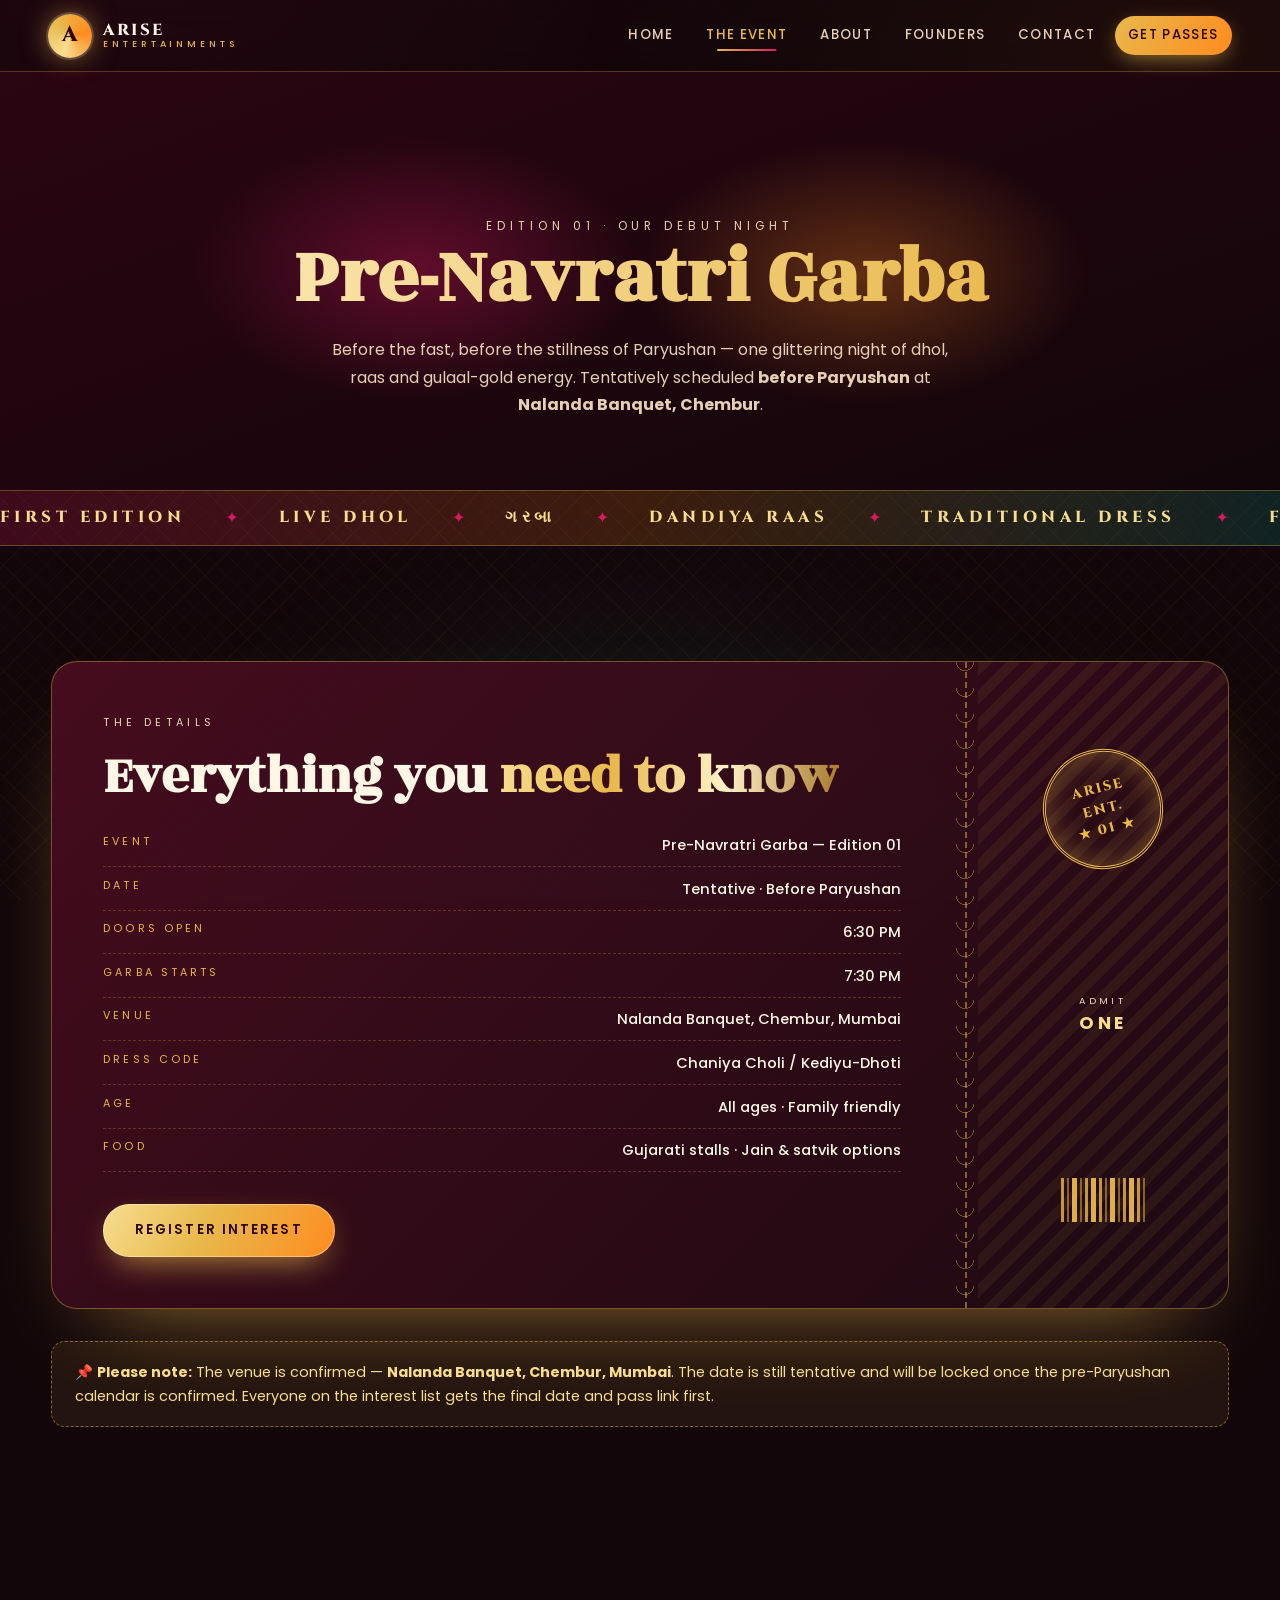
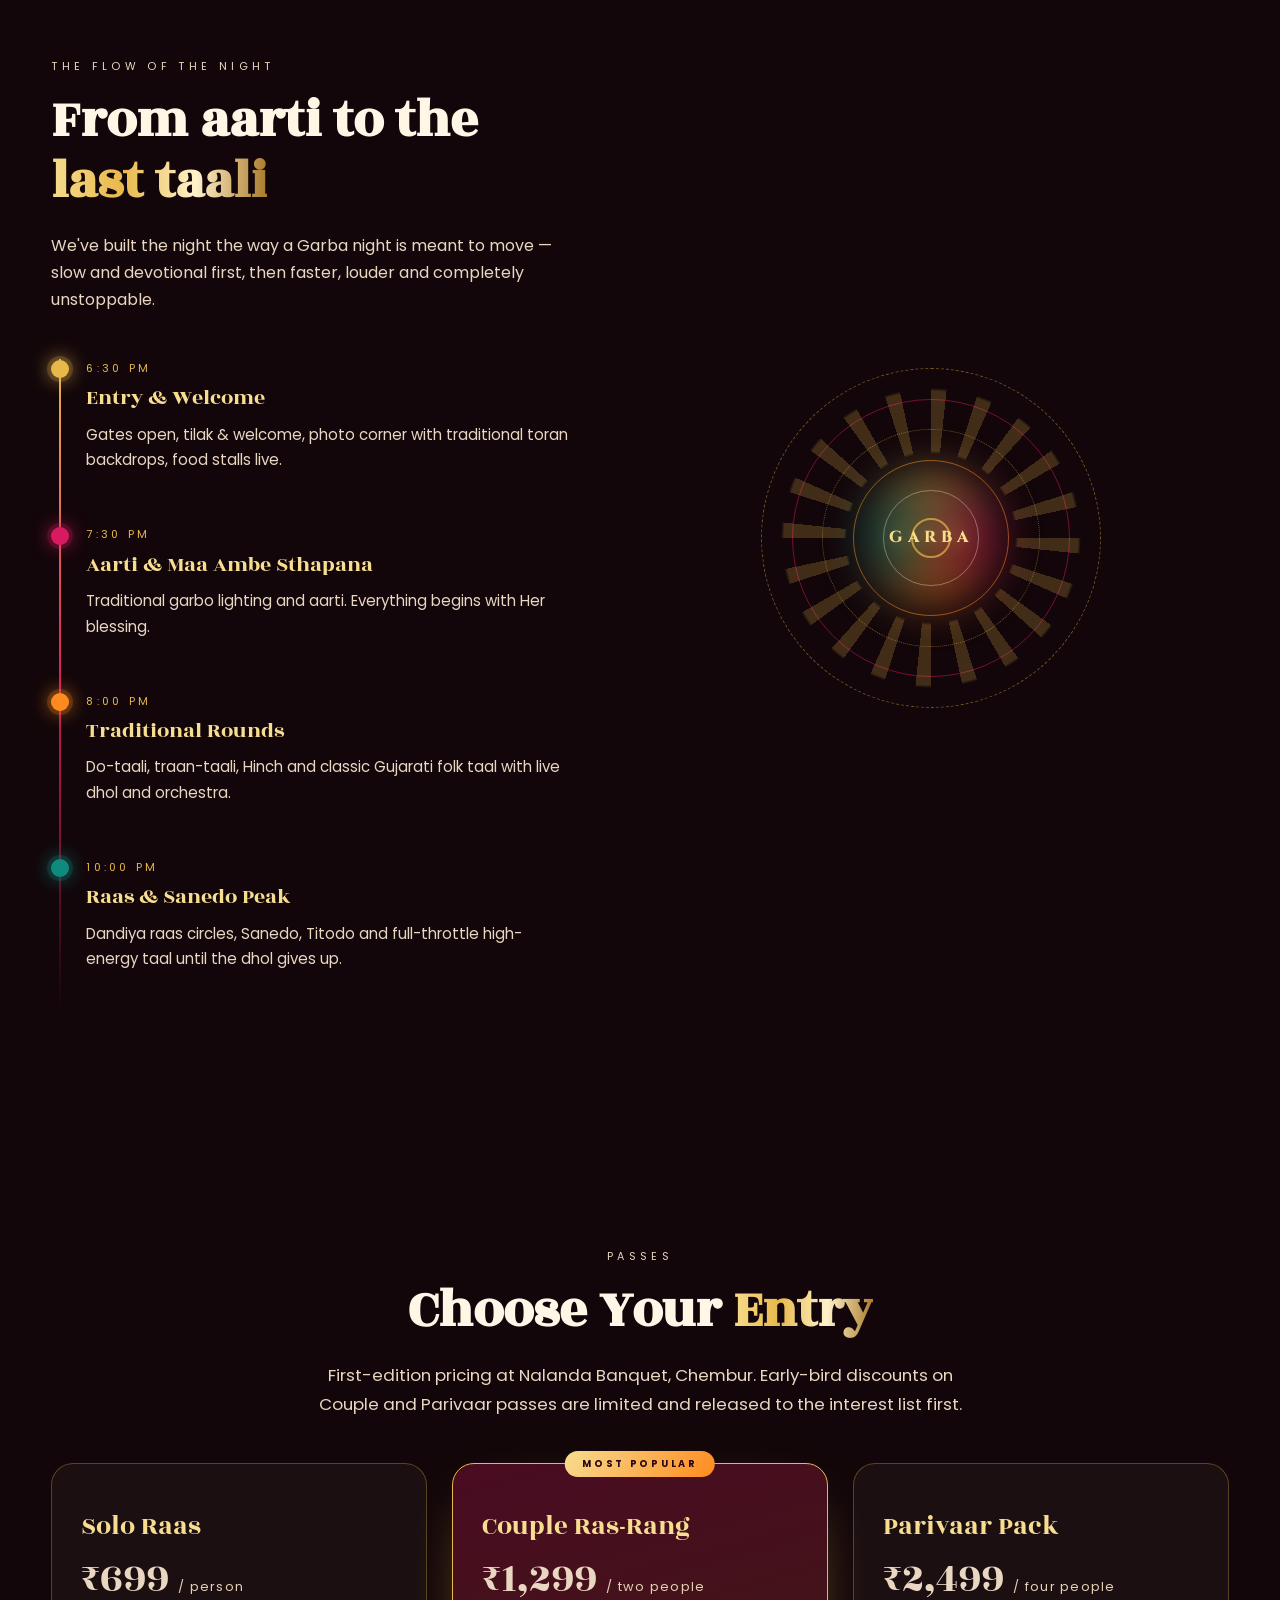
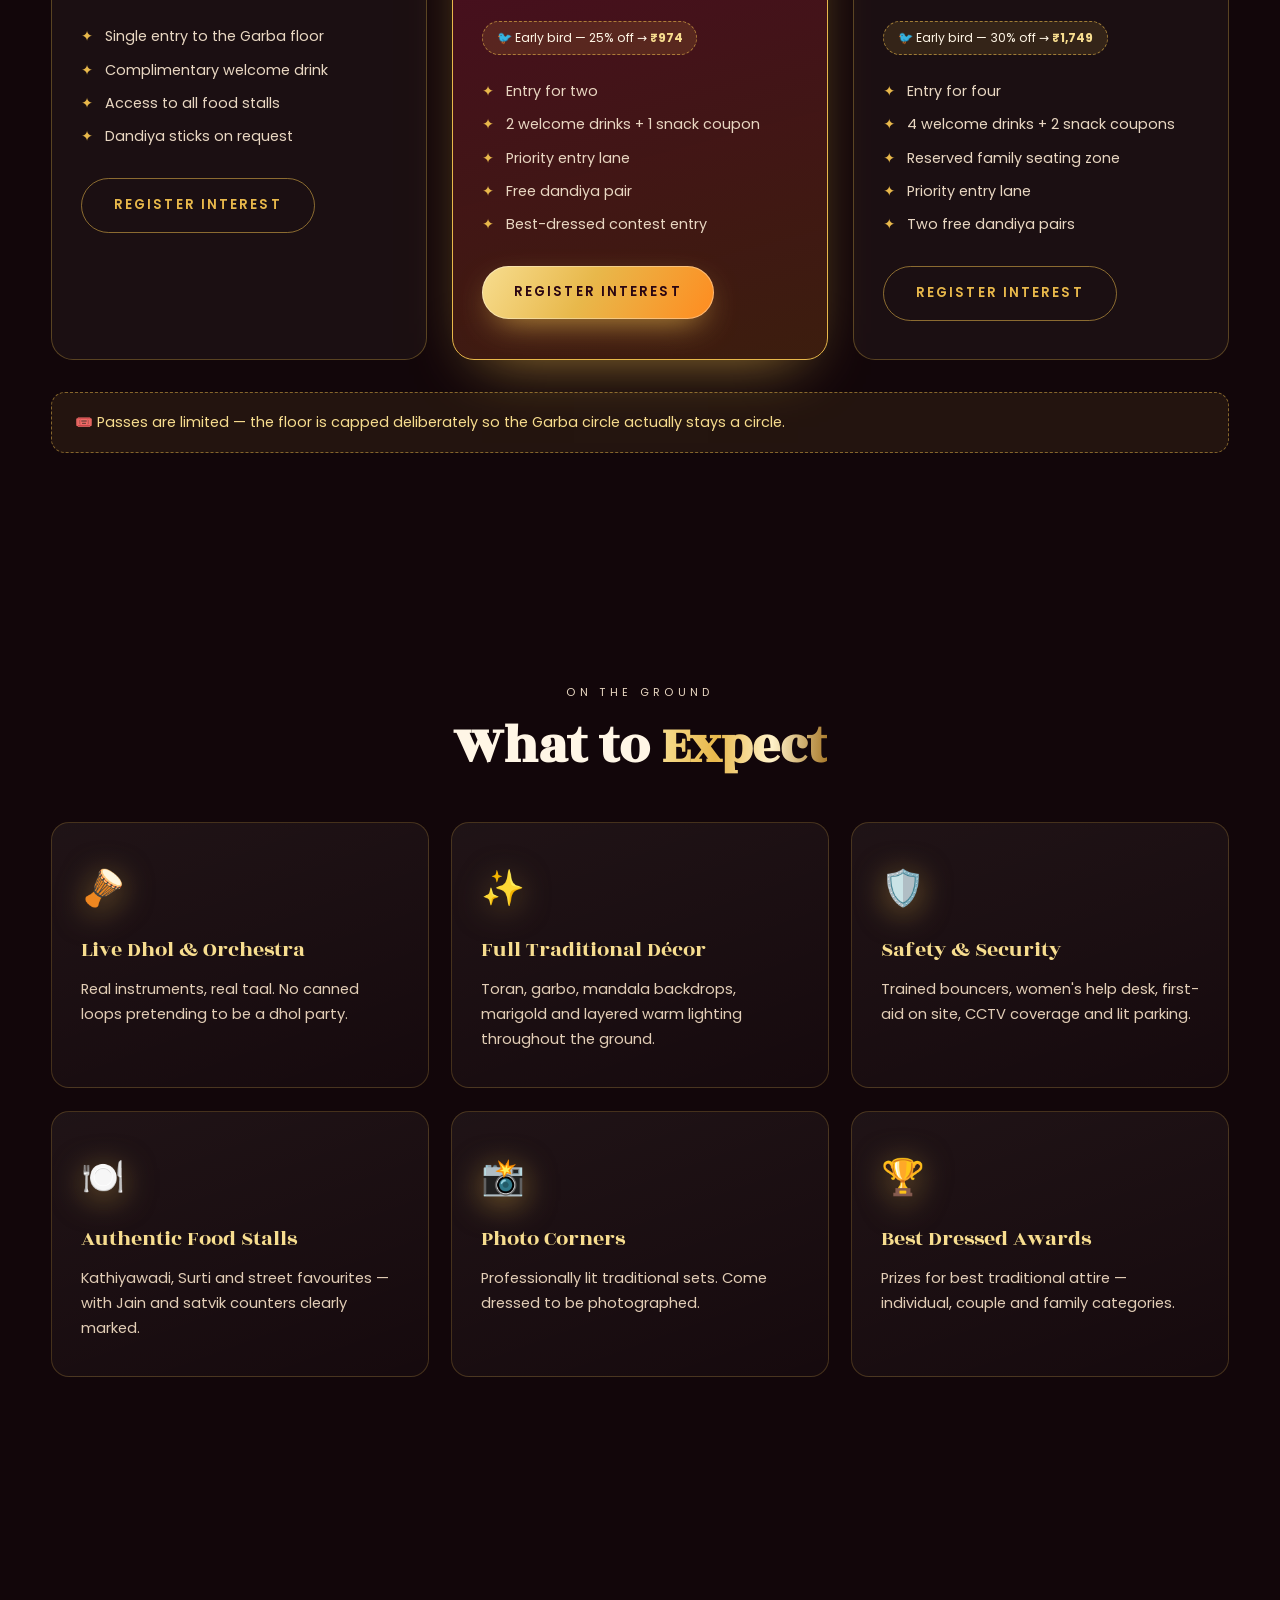
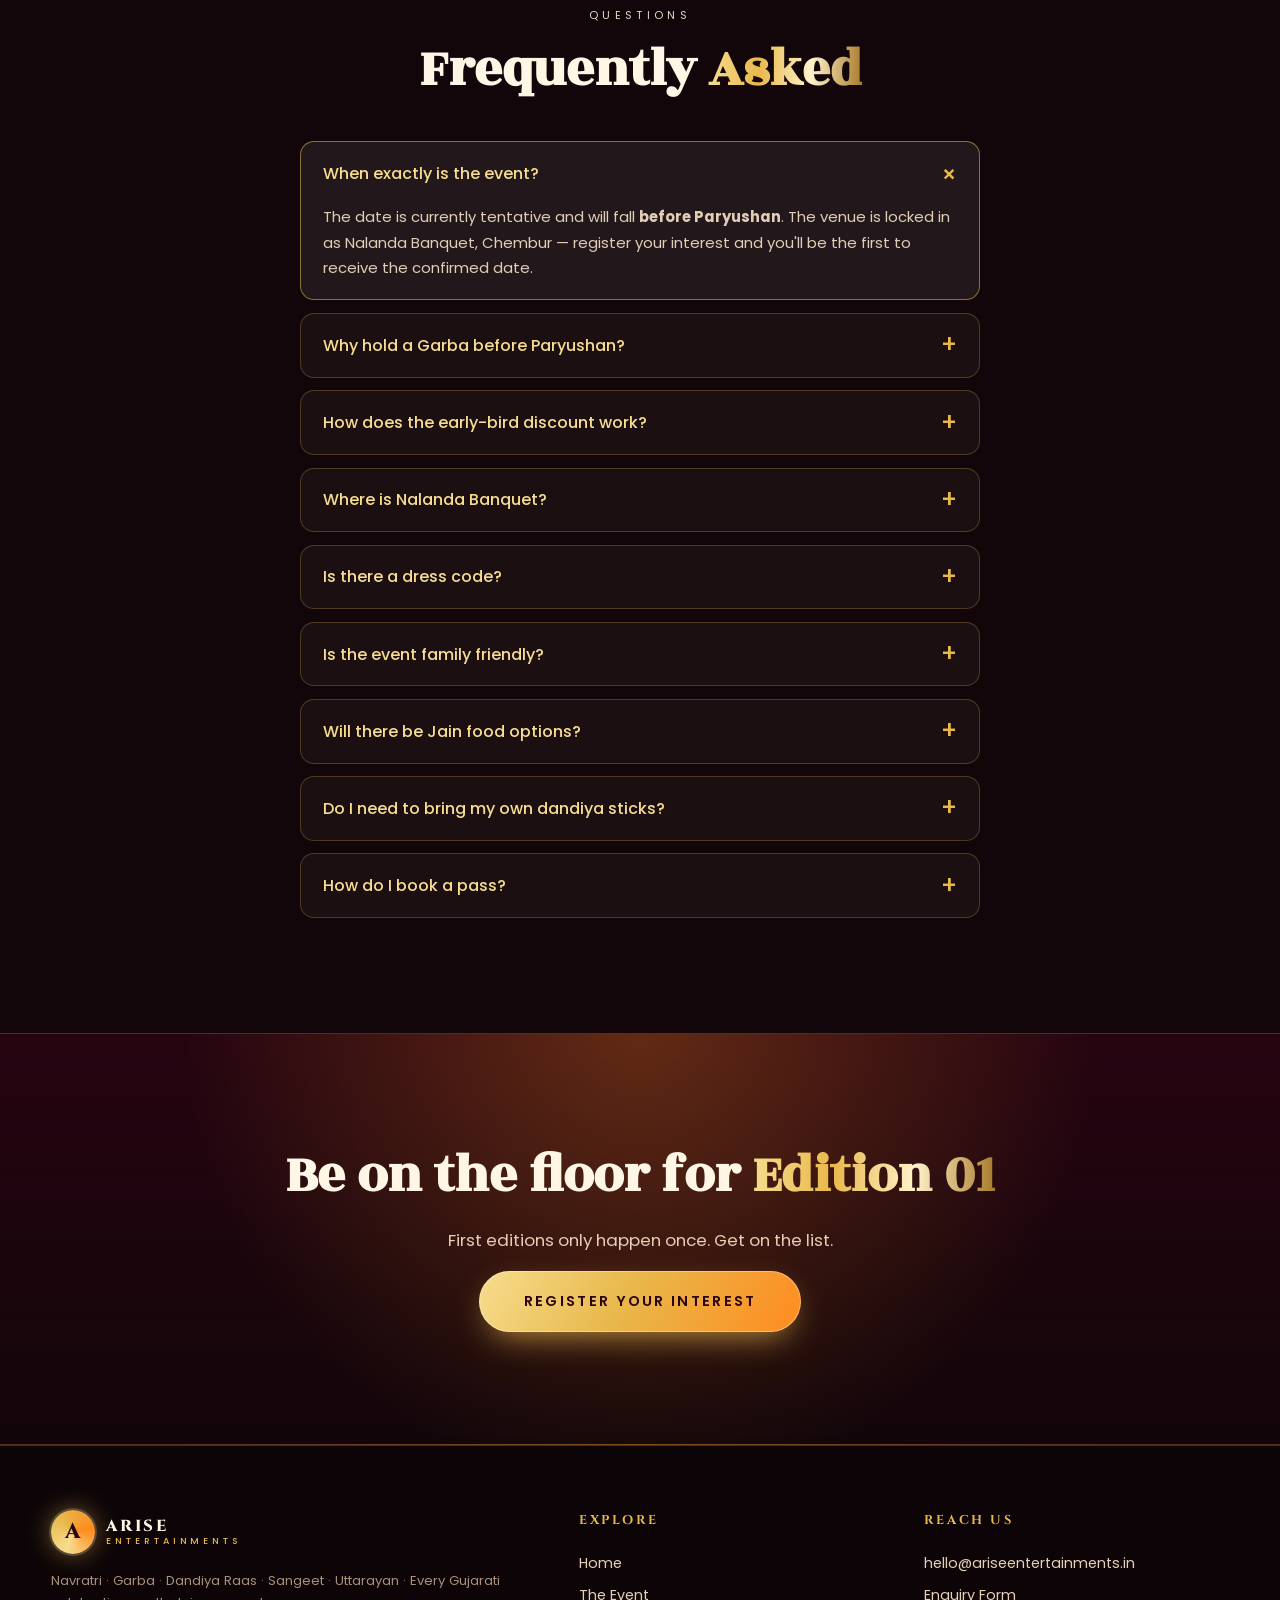
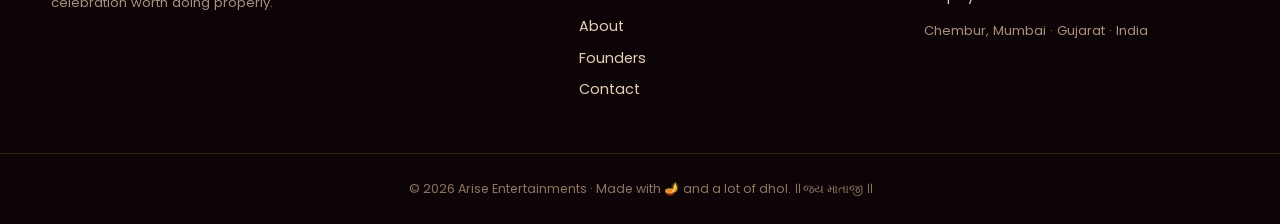
<file: event.html>
<!DOCTYPE html>
<html lang="en">
<head>
<meta charset="UTF-8">
<meta name="viewport" content="width=device-width, initial-scale=1.0">
<title>Pre-Navratri Garba — Arise Entertainments</title>
<meta name="description" content="Arise Entertainments presents our first ever Pre-Navratri Garba, tentatively scheduled before Paryushan at Nalanda Banquet, Chembur, Mumbai. Live dhol, traditional raas, authentic Gujarati food.">
<link rel="preconnect" href="https://fonts.googleapis.com">
<link rel="preconnect" href="https://fonts.gstatic.com" crossorigin>
<link href="https://fonts.googleapis.com/css2?family=Cinzel:wght@600;800&family=Playfair+Display:ital,wght@0,700;1,600&family=Poppins:wght@300;400;500;600&family=Rozha+One&display=swap" rel="stylesheet">
<link rel="stylesheet" href="style.css">
<link rel="icon" href="data:image/svg+xml,<svg xmlns='http://www.w3.org/2000/svg' viewBox='0 0 100 100'><text y='.9em' font-size='90'>🪔</text></svg>">
</head>
<body>

<header class="nav">
  <a href="index.html" class="brand">
    <span class="brand-mark">A</span>
    <span class="brand-text">Arise<em>Entertainments</em></span>
  </a>
  <input type="checkbox" id="navtoggle" class="navtoggle">
  <label for="navtoggle" class="burger" aria-label="Menu"><span></span><span></span><span></span></label>
  <nav class="navlinks">
    <a href="index.html">Home</a>
    <a href="event.html" class="active">The Event</a>
    <a href="about.html">About</a>
    <a href="founders.html">Founders</a>
    <a href="contact.html">Contact</a>
    <a href="#passes" class="btn-nav">Get Passes</a>
  </nav>
</header>

<section class="pagehead">
  <div class="wrap">
    <p class="kicker">Edition 01 · Our Debut Night</p>
    <h1>Pre-Navratri Garba</h1>
    <p>Before the fast, before the stillness of Paryushan — one glittering night of dhol, raas and gulaal-gold energy. Tentatively scheduled <strong>before Paryushan</strong> at <strong>Nalanda Banquet, Chembur</strong>.</p>
  </div>
</section>

<div class="marquee">
  <div class="marquee-track">
    <span>FIRST EDITION</span><i>✦</i><span>LIVE DHOL</span><i>✦</i><span>ગરબા</span><i>✦</i>
    <span>DANDIYA RAAS</span><i>✦</i><span>TRADITIONAL DRESS</span><i>✦</i>
    <span>FIRST EDITION</span><i>✦</i><span>LIVE DHOL</span><i>✦</i><span>ગરબા</span><i>✦</i>
    <span>DANDIYA RAAS</span><i>✦</i><span>TRADITIONAL DRESS</span><i>✦</i>
  </div>
</div>

<!-- ===== KEY DETAILS ===== -->
<section class="section">
  <div class="wrap">
    <div class="ticket">
      <div class="ticket-left">
        <p class="eyebrow">The Details</p>
        <h2 class="h2">Everything you <span class="gold">need to know</span></h2>
        <div class="tick-rows">
          <div><span>Event</span><b>Pre-Navratri Garba — Edition 01</b></div>
          <div><span>Date</span><b>Tentative · Before Paryushan</b></div>
          <div><span>Doors Open</span><b>6:30 PM</b></div>
          <div><span>Garba Starts</span><b>7:30 PM</b></div>
          <div><span>Venue</span><b>Nalanda Banquet, Chembur, Mumbai</b></div>
          <div><span>Dress Code</span><b>Chaniya Choli / Kediyu-Dhoti</b></div>
          <div><span>Age</span><b>All ages · Family friendly</b></div>
          <div><span>Food</span><b>Gujarati stalls · Jain &amp; satvik options</b></div>
        </div>
        <a href="contact.html" class="btn btn-gold">Register Interest</a>
      </div>
      <div class="ticket-rip"></div>
      <div class="ticket-right">
        <div class="stamp"><span class="stamp-in">ARISE<br>ENT.<br>★ 01 ★</span></div>
        <p class="tr-note">ADMIT<br><b>ONE</b></p>
        <div class="barcode"><i></i><i></i><i></i><i></i><i></i><i></i><i></i><i></i><i></i><i></i><i></i><i></i><i></i><i></i></div>
      </div>
    </div>
    <div class="notice">📌 <strong>Please note:</strong> The venue is confirmed — <strong>Nalanda Banquet, Chembur, Mumbai</strong>. The date is still tentative and will be locked once the pre-Paryushan calendar is confirmed. Everyone on the interest list gets the final date and pass link first.</div>
  </div>
</section>

<!-- ===== NIGHT FLOW ===== -->
<section class="section">
  <div class="wrap grid-2">
    <div>
      <p class="eyebrow">The flow of the night</p>
      <h2 class="h2">From aarti to the <span class="gold">last taali</span></h2>
      <p>We've built the night the way a Garba night is meant to move — slow and devotional first, then faster, louder and completely unstoppable.</p>
      <div class="timeline">
        <div class="tl"><span>6:30 PM</span><h3>Entry &amp; Welcome</h3><p>Gates open, tilak &amp; welcome, photo corner with traditional toran backdrops, food stalls live.</p></div>
        <div class="tl"><span>7:30 PM</span><h3>Aarti &amp; Maa Ambe Sthapana</h3><p>Traditional garbo lighting and aarti. Everything begins with Her blessing.</p></div>
        <div class="tl"><span>8:00 PM</span><h3>Traditional Rounds</h3><p>Do-taali, traan-taali, Hinch and classic Gujarati folk taal with live dhol and orchestra.</p></div>
        <div class="tl"><span>10:00 PM</span><h3>Raas &amp; Sanedo Peak</h3><p>Dandiya raas circles, Sanedo, Titodo and full-throttle high-energy taal until the dhol gives up.</p></div>
      </div>
    </div>
    <div class="mandala-holder">
      <div class="mandala">
        <span></span><span></span><span></span><span></span>
        <span></span><span></span><span></span><span></span>
        <em>GARBA</em>
      </div>
    </div>
  </div>
</section>

<!-- ===== PASSES ===== -->
<section class="section" id="passes">
  <div class="wrap">
    <p class="eyebrow center">Passes</p>
    <h2 class="h2 center">Choose Your <span class="gold">Entry</span></h2>
    <p class="center lead narrow">First-edition pricing at Nalanda Banquet, Chembur. Early-bird discounts on Couple and Parivaar passes are limited and released to the interest list first.</p>
    <div class="passes">
      <div class="pass">
        <h3>Solo Raas</h3>
        <p class="price">₹699 <small>/ person</small></p>
        <ul>
          <li>Single entry to the Garba floor</li>
          <li>Complimentary welcome drink</li>
          <li>Access to all food stalls</li>
          <li>Dandiya sticks on request</li>
        </ul>
        <a href="contact.html" class="btn btn-outline">Register Interest</a>
      </div>

      <div class="pass featured">
        <span class="pass-tag">Most Popular</span>
        <h3>Couple Ras-Rang</h3>
        <p class="price">₹1,299 <small>/ two people</small></p>
        <p style="display:inline-block;margin:.1rem 0 .3rem;padding:.35rem .85rem;border-radius:999px;font-size:.76rem;color:#fff6e6;border:1px dashed rgba(232,184,75,.6);background:rgba(232,184,75,.12)">🐦 Early bird &mdash; 25% off &rarr; <b style="color:var(--gold2)">₹974</b></p>
        <ul>
          <li>Entry for two</li>
          <li>2 welcome drinks + 1 snack coupon</li>
          <li>Priority entry lane</li>
          <li>Free dandiya pair</li>
          <li>Best-dressed contest entry</li>
        </ul>
        <a href="contact.html" class="btn btn-gold">Register Interest</a>
      </div>

      <div class="pass">
        <h3>Parivaar Pack</h3>
        <p class="price">₹2,499 <small>/ four people</small></p>
        <p style="display:inline-block;margin:.1rem 0 .3rem;padding:.35rem .85rem;border-radius:999px;font-size:.76rem;color:#fff6e6;border:1px dashed rgba(232,184,75,.6);background:rgba(232,184,75,.12)">🐦 Early bird &mdash; 30% off &rarr; <b style="color:var(--gold2)">₹1,749</b></p>
        <ul>
          <li>Entry for four</li>
          <li>4 welcome drinks + 2 snack coupons</li>
          <li>Reserved family seating zone</li>
          <li>Priority entry lane</li>
          <li>Two free dandiya pairs</li>
        </ul>
        <a href="contact.html" class="btn btn-outline">Register Interest</a>
      </div>
    </div>
    <div class="notice">🎟️ Passes are limited — the floor is capped deliberately so the Garba circle actually stays a circle.</div>
  </div>
</section>

<!-- ===== WHAT TO EXPECT ===== -->
<section class="section">
  <div class="wrap">
    <p class="eyebrow center">On the ground</p>
    <h2 class="h2 center">What to <span class="gold">Expect</span></h2>
    <div class="cards">
      <div class="card"><div class="ci">🪘</div><h3>Live Dhol &amp; Orchestra</h3><p>Real instruments, real taal. No canned loops pretending to be a dhol party.</p></div>
      <div class="card"><div class="ci">✨</div><h3>Full Traditional Décor</h3><p>Toran, garbo, mandala backdrops, marigold and layered warm lighting throughout the ground.</p></div>
      <div class="card"><div class="ci">🛡️</div><h3>Safety &amp; Security</h3><p>Trained bouncers, women's help desk, first-aid on site, CCTV coverage and lit parking.</p></div>
      <div class="card"><div class="ci">🍽️</div><h3>Authentic Food Stalls</h3><p>Kathiyawadi, Surti and street favourites — with Jain and satvik counters clearly marked.</p></div>
      <div class="card"><div class="ci">📸</div><h3>Photo Corners</h3><p>Professionally lit traditional sets. Come dressed to be photographed.</p></div>
      <div class="card"><div class="ci">🏆</div><h3>Best Dressed Awards</h3><p>Prizes for best traditional attire — individual, couple and family categories.</p></div>
    </div>
  </div>
</section>

<!-- ===== FAQ ===== -->
<section class="section">
  <div class="wrap">
    <p class="eyebrow center">Questions</p>
    <h2 class="h2 center">Frequently <span class="gold">Asked</span></h2>
    <div class="faq narrow">
      <details open>
        <summary>When exactly is the event?</summary>
        <p>The date is currently tentative and will fall <strong>before Paryushan</strong>. The venue is locked in as Nalanda Banquet, Chembur — register your interest and you'll be the first to receive the confirmed date.</p>
      </details>
      <details>
        <summary>Why hold a Garba before Paryushan?</summary>
        <p>Many of our founders and a large part of our community observe Paryushan. Holding our debut Garba beforehand means nobody has to choose between celebration and their observance.</p>
      </details>
      <details>
        <summary>How does the early-bird discount work?</summary>
        <p>Early-bird is a limited first release: <strong>25% off Couple Ras-Rang</strong> (₹1,299 &rarr; ₹974) and <strong>30% off Parivaar Pack</strong> (₹2,499 &rarr; ₹1,749). It's offered to the interest list first and closes once the early-bird quota is sold out.</p>
      </details>
      <details>
        <summary>Where is Nalanda Banquet?</summary>
        <p>Nalanda Banquet is in <strong>Chembur, Mumbai</strong> — easily reachable from the Eastern Express Highway, Chembur station and the Monorail. Exact address and parking details go out with the final announcement.</p>
      </details>
      <details>
        <summary>Is there a dress code?</summary>
        <p>Yes — traditional. Chaniya choli, kediyu-dhoti, kurta or any Gujarati ethnic wear. It's not just aesthetic; it's the whole point.</p>
      </details>
      <details>
        <summary>Is the event family friendly?</summary>
        <p>Completely. It's an all-ages, alcohol-free traditional Garba with a reserved family seating zone, a women's help desk and on-site first aid.</p>
      </details>
      <details>
        <summary>Will there be Jain food options?</summary>
        <p>Yes. Jain and satvik counters will be clearly marked and prepared separately, with no root vegetables in the Jain stalls.</p>
      </details>
      <details>
        <summary>Do I need to bring my own dandiya sticks?</summary>
        <p>You don't have to — sticks are available at the venue, free with Couple and Parivaar passes and on request for Solo passes. Bring your own if you have a favourite pair.</p>
      </details>
      <details>
        <summary>How do I book a pass?</summary>
        <p>Bookings open with the final announcement. For now, fill the interest form on the <a href="contact.html" style="color:var(--gold2);text-decoration:underline">Contact page</a> — the interest list gets first access and early-bird pricing.</p>
      </details>
    </div>
  </div>
</section>

<section class="cta">
  <div class="wrap center">
    <h2 class="h2">Be on the floor for <span class="gold">Edition 01</span></h2>
    <p class="lead">First editions only happen once. Get on the list.</p>
    <a href="contact.html" class="btn btn-gold big">Register Your Interest</a>
  </div>
</section>

<footer class="footer">
  <div class="wrap foot-grid">
    <div>
      <div class="brand foot-brand"><span class="brand-mark">A</span><span class="brand-text">Arise<em>Entertainments</em></span></div>
      <p class="fsmall">Navratri · Garba · Dandiya Raas · Sangeet · Uttarayan · Every Gujarati celebration worth doing properly.</p>
    </div>
    <div>
      <h4>Explore</h4>
      <a href="index.html">Home</a><a href="event.html">The Event</a><a href="about.html">About</a>
      <a href="founders.html">Founders</a><a href="contact.html">Contact</a>
    </div>
    <div>
      <h4>Reach Us</h4>
      <a href="mailto:hello@ariseentertainments.in">hello@ariseentertainments.in</a>
      <a href="contact.html">Enquiry Form</a>
      <p class="fsmall">Chembur, Mumbai · Gujarat · India</p>
    </div>
  </div>
  <p class="copy">© 2026 Arise Entertainments · Made with 🪔 and a lot of dhol. ॥ જય માતાજી ॥</p>
</footer>

</body>
</html>
</file>
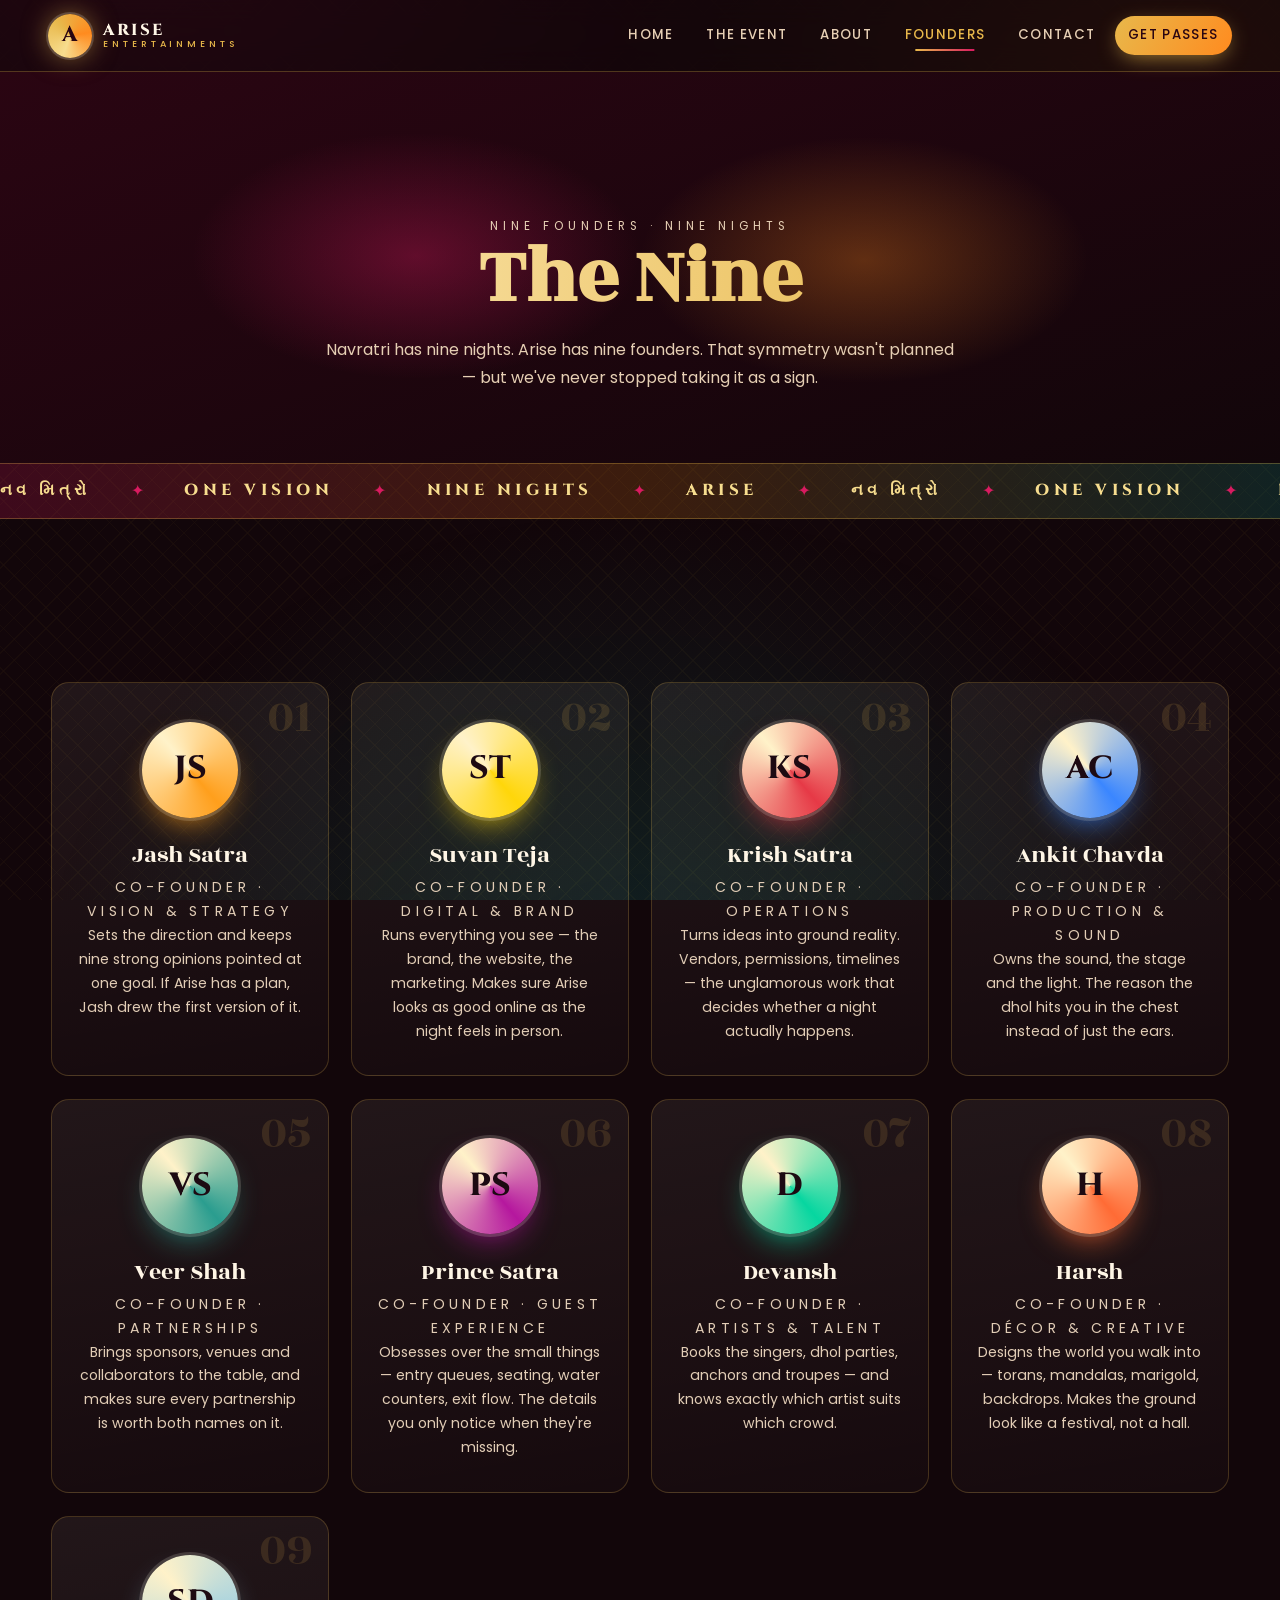
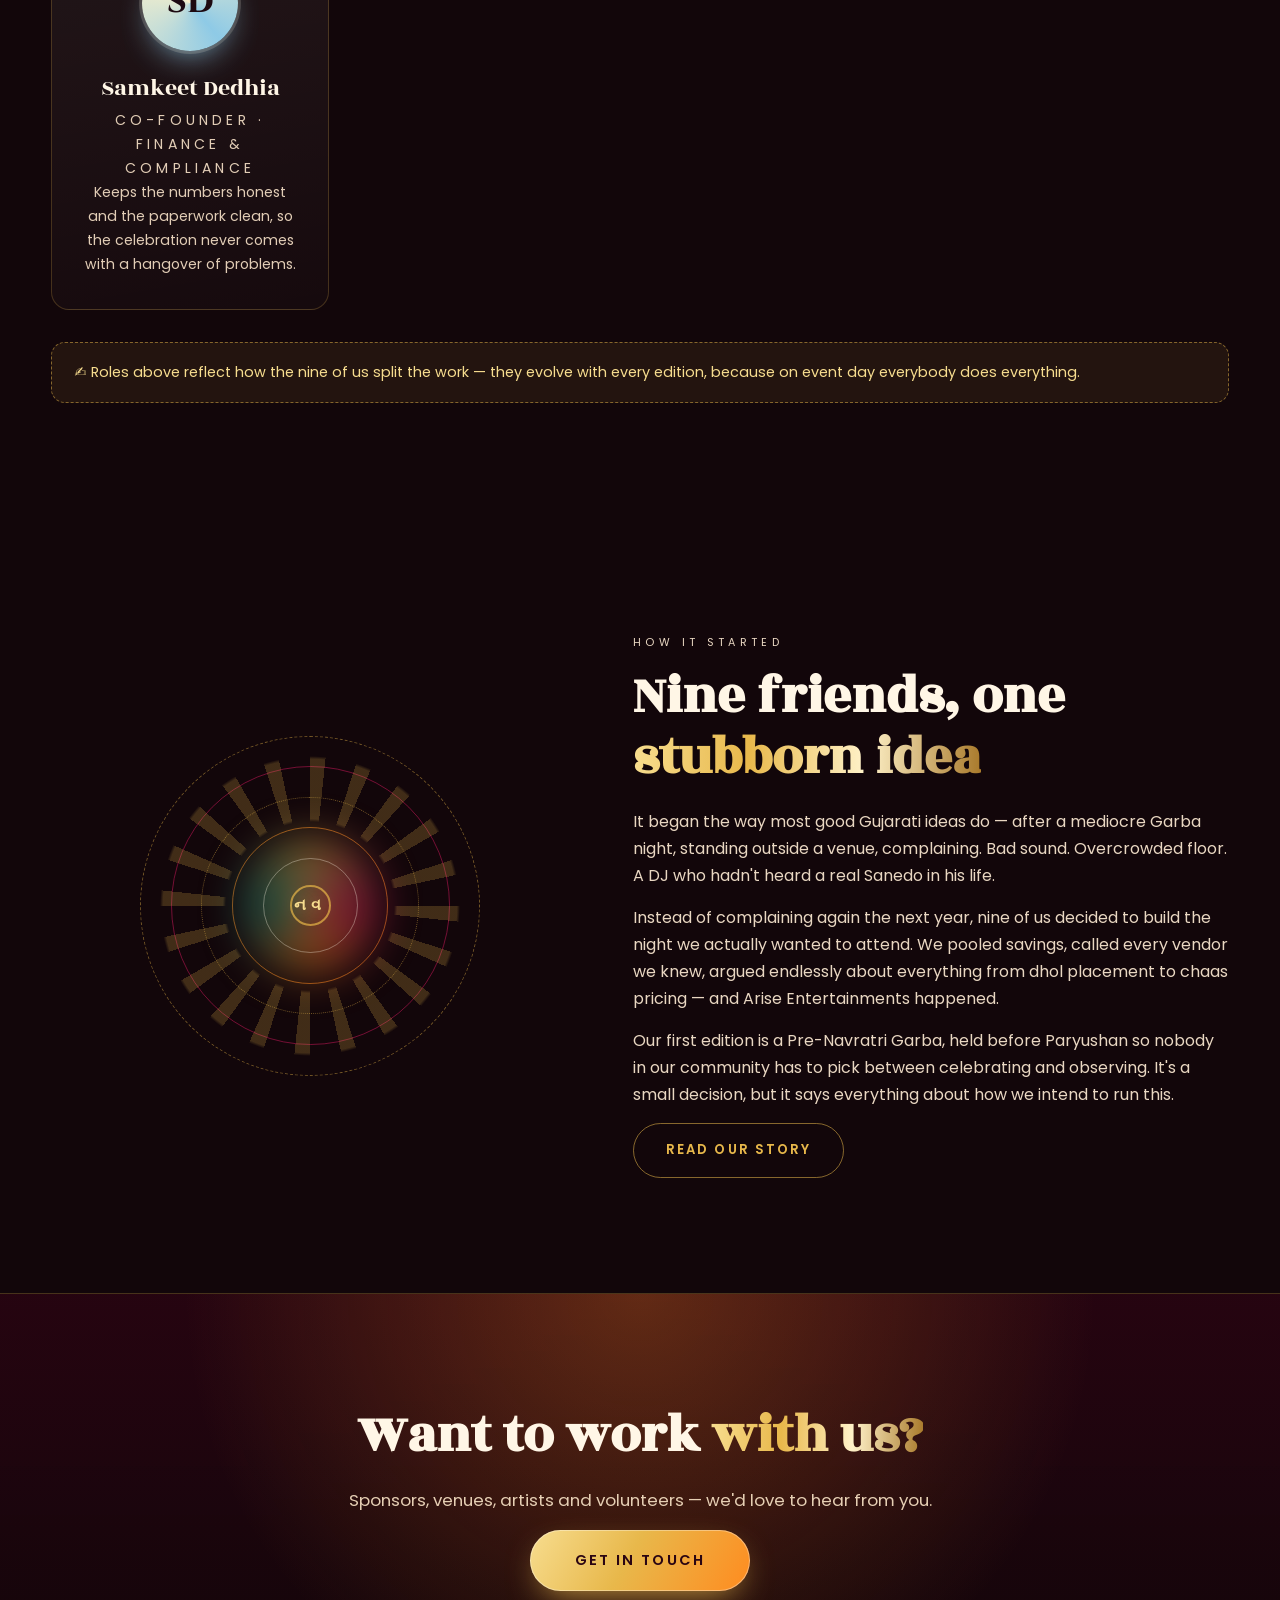
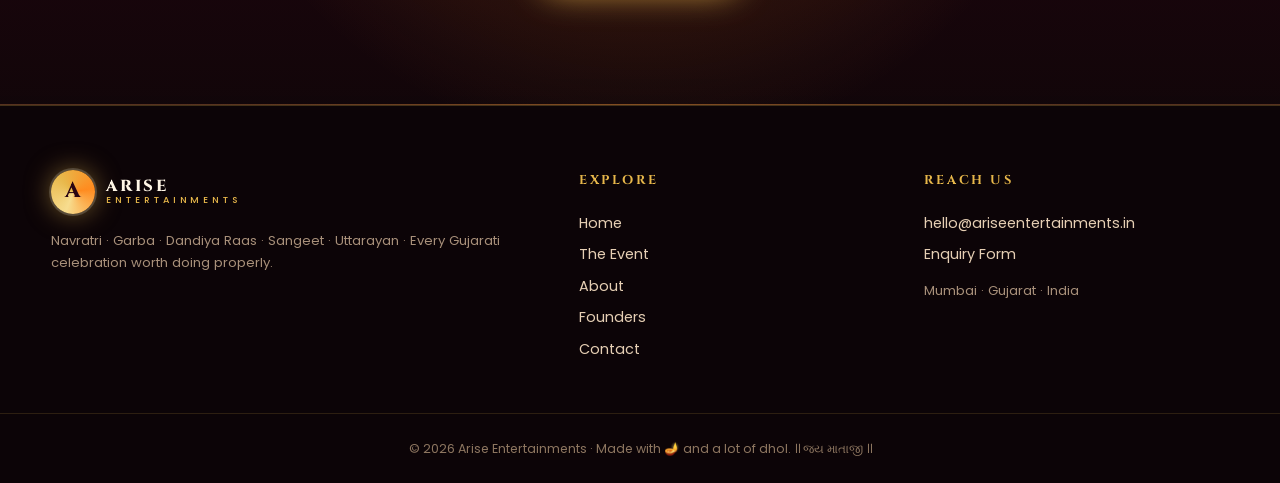
<file: founders.html>
<!DOCTYPE html>
<html lang="en">
<head>
<meta charset="UTF-8">
<meta name="viewport" content="width=device-width, initial-scale=1.0">
<title>Founders — Arise Entertainments</title>
<meta name="description" content="Meet the nine founders of Arise Entertainments — Jash Satra, Suvan Teja, Krish Satra, Ankit Chavda, Veer Shah, Prince Satra, Devansh, Harsh and Samkeet Dedhia.">
<link rel="preconnect" href="https://fonts.googleapis.com">
<link rel="preconnect" href="https://fonts.gstatic.com" crossorigin>
<link href="https://fonts.googleapis.com/css2?family=Cinzel:wght@600;800&family=Playfair+Display:ital,wght@0,700;1,600&family=Poppins:wght@300;400;500;600&family=Rozha+One&display=swap" rel="stylesheet">
<link rel="stylesheet" href="style.css">
<link rel="icon" href="data:image/svg+xml,<svg xmlns='http://www.w3.org/2000/svg' viewBox='0 0 100 100'><text y='.9em' font-size='90'>🪔</text></svg>">
</head>
<body>

<header class="nav">
  <a href="index.html" class="brand">
    <span class="brand-mark">A</span>
    <span class="brand-text">Arise<em>Entertainments</em></span>
  </a>
  <input type="checkbox" id="navtoggle" class="navtoggle">
  <label for="navtoggle" class="burger" aria-label="Menu"><span></span><span></span><span></span></label>
  <nav class="navlinks">
    <a href="index.html">Home</a>
    <a href="event.html">The Event</a>
    <a href="about.html">About</a>
    <a href="founders.html" class="active">Founders</a>
    <a href="contact.html">Contact</a>
    <a href="event.html#passes" class="btn-nav">Get Passes</a>
  </nav>
</header>

<section class="pagehead">
  <div class="wrap">
    <p class="kicker">Nine Founders · Nine Nights</p>
    <h1>The Nine</h1>
    <p>Navratri has nine nights. Arise has nine founders. That symmetry wasn't planned — but we've never stopped taking it as a sign.</p>
  </div>
</section>

<div class="marquee">
  <div class="marquee-track">
    <span>નવ મિત્રો</span><i>✦</i><span>ONE VISION</span><i>✦</i><span>NINE NIGHTS</span><i>✦</i>
    <span>ARISE</span><i>✦</i><span>નવ મિત્રો</span><i>✦</i><span>ONE VISION</span><i>✦</i>
    <span>NINE NIGHTS</span><i>✦</i><span>ARISE</span><i>✦</i>
  </div>
</div>

<section class="section">
  <div class="wrap">
    <div class="fgrid">

      <div class="fcard" style="--c:#ff9f1c">
        <span class="fno">01</span>
        <div class="avatar">JS</div>
        <h3>Jash Satra</h3>
        <p class="frole">Co-Founder · Vision &amp; Strategy</p>
        <p>Sets the direction and keeps nine strong opinions pointed at one goal. If Arise has a plan, Jash drew the first version of it.</p>
      </div>

      <div class="fcard" style="--c:#ffd60a">
        <span class="fno">02</span>
        <div class="avatar">ST</div>
        <h3>Suvan Teja</h3>
        <p class="frole">Co-Founder · Digital &amp; Brand</p>
        <p>Runs everything you see — the brand, the website, the marketing. Makes sure Arise looks as good online as the night feels in person.</p>
      </div>

      <div class="fcard" style="--c:#e63946">
        <span class="fno">03</span>
        <div class="avatar">KS</div>
        <h3>Krish Satra</h3>
        <p class="frole">Co-Founder · Operations</p>
        <p>Turns ideas into ground reality. Vendors, permissions, timelines — the unglamorous work that decides whether a night actually happens.</p>
      </div>

      <div class="fcard" style="--c:#3a86ff">
        <span class="fno">04</span>
        <div class="avatar">AC</div>
        <h3>Ankit Chavda</h3>
        <p class="frole">Co-Founder · Production &amp; Sound</p>
        <p>Owns the sound, the stage and the light. The reason the dhol hits you in the chest instead of just the ears.</p>
      </div>

      <div class="fcard" style="--c:#2a9d8f">
        <span class="fno">05</span>
        <div class="avatar">VS</div>
        <h3>Veer Shah</h3>
        <p class="frole">Co-Founder · Partnerships</p>
        <p>Brings sponsors, venues and collaborators to the table, and makes sure every partnership is worth both names on it.</p>
      </div>

      <div class="fcard" style="--c:#b5179e">
        <span class="fno">06</span>
        <div class="avatar">PS</div>
        <h3>Prince Satra</h3>
        <p class="frole">Co-Founder · Guest Experience</p>
        <p>Obsesses over the small things — entry queues, seating, water counters, exit flow. The details you only notice when they're missing.</p>
      </div>

      <div class="fcard" style="--c:#06d6a0">
        <span class="fno">07</span>
        <div class="avatar">D</div>
        <h3>Devansh</h3>
        <p class="frole">Co-Founder · Artists &amp; Talent</p>
        <p>Books the singers, dhol parties, anchors and troupes — and knows exactly which artist suits which crowd.</p>
      </div>

      <div class="fcard" style="--c:#ff6b35">
        <span class="fno">08</span>
        <div class="avatar">H</div>
        <h3>Harsh</h3>
        <p class="frole">Co-Founder · Décor &amp; Creative</p>
        <p>Designs the world you walk into — torans, mandalas, marigold, backdrops. Makes the ground look like a festival, not a hall.</p>
      </div>

      <div class="fcard" style="--c:#8ecae6">
        <span class="fno">09</span>
        <div class="avatar">SD</div>
        <h3>Samkeet Dedhia</h3>
        <p class="frole">Co-Founder · Finance &amp; Compliance</p>
        <p>Keeps the numbers honest and the paperwork clean, so the celebration never comes with a hangover of problems.</p>
      </div>

    </div>

    <div class="notice">✍️ Roles above reflect how the nine of us split the work — they evolve with every edition, because on event day everybody does everything.</div>
  </div>
</section>

<section class="section">
  <div class="wrap grid-2">
    <div class="mandala-holder">
      <div class="mandala">
        <span></span><span></span><span></span><span></span>
        <span></span><span></span><span></span><span></span>
        <em>નવ</em>
      </div>
    </div>
    <div>
      <p class="eyebrow">How it started</p>
      <h2 class="h2">Nine friends, one <span class="gold">stubborn idea</span></h2>
      <p>It began the way most good Gujarati ideas do — after a mediocre Garba night, standing outside a venue, complaining. Bad sound. Overcrowded floor. A DJ who hadn't heard a real Sanedo in his life.</p>
      <p>Instead of complaining again the next year, nine of us decided to build the night we actually wanted to attend. We pooled savings, called every vendor we knew, argued endlessly about everything from dhol placement to chaas pricing — and Arise Entertainments happened.</p>
      <p>Our first edition is a Pre-Navratri Garba, held before Paryushan so nobody in our community has to pick between celebrating and observing. It's a small decision, but it says everything about how we intend to run this.</p>
      <a href="about.html" class="btn btn-outline">Read Our Story</a>
    </div>
  </div>
</section>

<section class="cta">
  <div class="wrap center">
    <h2 class="h2">Want to work <span class="gold">with us?</span></h2>
    <p class="lead">Sponsors, venues, artists and volunteers — we'd love to hear from you.</p>
    <a href="contact.html" class="btn btn-gold big">Get In Touch</a>
  </div>
</section>

<footer class="footer">
  <div class="wrap foot-grid">
    <div>
      <div class="brand foot-brand"><span class="brand-mark">A</span><span class="brand-text">Arise<em>Entertainments</em></span></div>
      <p class="fsmall">Navratri · Garba · Dandiya Raas · Sangeet · Uttarayan · Every Gujarati celebration worth doing properly.</p>
    </div>
    <div>
      <h4>Explore</h4>
      <a href="index.html">Home</a><a href="event.html">The Event</a><a href="about.html">About</a>
      <a href="founders.html">Founders</a><a href="contact.html">Contact</a>
    </div>
    <div>
      <h4>Reach Us</h4>
      <a href="mailto:hello@ariseentertainments.in">hello@ariseentertainments.in</a>
      <a href="contact.html">Enquiry Form</a>
      <p class="fsmall">Mumbai · Gujarat · India</p>
    </div>
  </div>
  <p class="copy">© 2026 Arise Entertainments · Made with 🪔 and a lot of dhol. ॥ જય માતાજી ॥</p>
</footer>

</body>
</html>
</file>
<file: style.css>
/* =========================================================
   ARISE ENTERTAINMENTS — Navratri / Gujarati Event House
   Pure HTML + CSS. No JavaScript. GitHub Pages ready.
   ========================================================= */

:root{
  --ink:#12060a;
  --ink2:#1d0a12;
  --maroon:#4a0d20;
  --deep:#2a0512;
  --gold:#e8b84b;
  --gold2:#f7dd8f;
  --gold-dk:#a8792a;
  --rani:#d81b60;
  --saffron:#ff8b1f;
  --teal:#0f8b7e;
  --cream:#fff6e6;
  --muted:#e6cfb4;
  --radius:18px;
  --maxw:1180px;
  --ff-head:'Rozha One', 'Playfair Display', serif;
  --ff-disp:'Cinzel', serif;
  --ff-body:'Poppins', system-ui, sans-serif;
}

*{margin:0;padding:0;box-sizing:border-box}
html{scroll-behavior:smooth}
body{
  font-family:var(--ff-body);
  color:var(--cream);
  background:var(--ink);
  overflow-x:hidden;
  line-height:1.7;
  -webkit-font-smoothing:antialiased;
}
img{max-width:100%;display:block}
a{color:inherit;text-decoration:none}
.wrap{width:min(var(--maxw),92%);margin-inline:auto}
.center{text-align:center}
.narrow{max-width:680px;margin-inline:auto}
.gold{
  background:linear-gradient(92deg,var(--gold2),var(--gold),#fff2c9,var(--gold-dk));
  -webkit-background-clip:text;background-clip:text;color:transparent;
}

/* ---------- ambient body texture ---------- */
body::before{
  content:"";position:fixed;inset:0;pointer-events:none;z-index:0;
  background:
    radial-gradient(1000px 600px at 12% -5%, rgba(216,27,96,.28), transparent 60%),
    radial-gradient(900px 600px at 92% 8%, rgba(255,139,31,.20), transparent 62%),
    radial-gradient(1000px 800px at 50% 110%, rgba(15,139,126,.22), transparent 60%);
}
body::after{
  content:"";position:fixed;inset:0;pointer-events:none;z-index:0;opacity:.05;
  background-image:
    repeating-linear-gradient(45deg,transparent 0 14px,rgba(232,184,75,.7) 14px 15px),
    repeating-linear-gradient(-45deg,transparent 0 14px,rgba(232,184,75,.7) 14px 15px);
}
header,section,footer,.marquee{position:relative;z-index:2}

/* =================== NAV =================== */
.nav{
  position:sticky;top:0;z-index:60;
  display:flex;align-items:center;justify-content:space-between;
  gap:1rem;padding:.85rem clamp(1rem,4vw,3rem);
  background:rgba(18,6,10,.72);
  backdrop-filter:blur(14px);
  border-bottom:1px solid rgba(232,184,75,.28);
}
.brand{display:flex;align-items:center;gap:.7rem}
.brand-mark{
  width:44px;height:44px;flex:none;display:grid;place-items:center;
  font-family:var(--ff-disp);font-weight:800;font-size:1.35rem;color:#2a0512;
  background:conic-gradient(from 200deg,var(--gold2),var(--gold),var(--saffron),var(--gold2));
  border-radius:50%;
  box-shadow:0 0 0 2px rgba(255,246,230,.18), 0 0 26px rgba(232,184,75,.5);
  animation:spinglow 9s linear infinite;
}
@keyframes spinglow{to{filter:hue-rotate(20deg)}}
.brand-text{font-family:var(--ff-disp);font-weight:800;letter-spacing:.16em;font-size:1rem;line-height:1.1;text-transform:uppercase}
.brand-text em{display:block;font-style:normal;font-family:var(--ff-body);font-size:.58rem;letter-spacing:.42em;color:var(--gold);font-weight:500}

.navtoggle{display:none}
.burger{display:none;cursor:pointer;padding:.5rem;flex-direction:column;gap:5px}
.burger span{width:26px;height:2px;background:var(--gold);display:block;transition:.3s}

.navlinks{display:flex;align-items:center;gap:.35rem}
.navlinks a{
  padding:.5rem .85rem;font-size:.83rem;letter-spacing:.1em;text-transform:uppercase;
  font-weight:500;color:var(--muted);border-radius:999px;position:relative;transition:.25s;
}
.navlinks a::after{
  content:"";position:absolute;left:50%;bottom:.25rem;width:0;height:2px;
  background:linear-gradient(90deg,var(--gold),var(--rani));transition:.3s;transform:translateX(-50%);
}
.navlinks a:hover{color:#fff}
.navlinks a:hover::after,.navlinks a.active::after{width:55%}
.navlinks a.active{color:var(--gold)}
.btn-nav{
  background:linear-gradient(120deg,var(--gold),var(--saffron));
  color:#2a0512 !important;font-weight:600;
  box-shadow:0 6px 22px -6px rgba(232,184,75,.75);
}
.btn-nav::after{display:none !important}
.btn-nav:hover{transform:translateY(-2px)}

/* =================== BUTTONS =================== */
.btn{
  display:inline-block;padding:.95rem 2rem;border-radius:999px;
  font-size:.82rem;letter-spacing:.16em;text-transform:uppercase;font-weight:600;
  transition:.3s cubic-bezier(.2,.7,.3,1);will-change:transform;
}
.btn.big{padding:1.15rem 2.8rem;font-size:.9rem}
.btn-gold{
  color:#2a0512;
  background:linear-gradient(120deg,var(--gold2),var(--gold) 45%,var(--saffron));
  box-shadow:0 12px 34px -12px rgba(232,184,75,.9),inset 0 0 0 1px rgba(255,255,255,.35);
}
.btn-gold:hover{transform:translateY(-3px) scale(1.02);box-shadow:0 18px 44px -12px rgba(255,139,31,.95)}
.btn-ghost{color:var(--cream);border:1px solid rgba(232,184,75,.55);backdrop-filter:blur(6px)}
.btn-ghost:hover{background:rgba(232,184,75,.14);transform:translateY(-3px)}
.btn-outline{color:var(--gold);border:1px solid rgba(232,184,75,.55)}
.btn-outline:hover{background:var(--gold);color:#2a0512;transform:translateY(-3px)}

/* =================== HERO =================== */
.hero{
  min-height:100svh;display:grid;place-items:center;text-align:center;
  padding:5rem 1rem 4rem;overflow:hidden;isolation:isolate;
}
.hero-bg{
  position:absolute;inset:-20%;z-index:-2;
  background:
    radial-gradient(closest-side,rgba(255,139,31,.42),transparent 70%) 20% 30%/55% 55% no-repeat,
    radial-gradient(closest-side,rgba(216,27,96,.42),transparent 70%) 82% 26%/55% 55% no-repeat,
    radial-gradient(closest-side,rgba(15,139,126,.38),transparent 70%) 50% 88%/60% 60% no-repeat,
    linear-gradient(160deg,#2a0512,#12060a 55%,#1d0a12);
  animation:drift 18s ease-in-out infinite alternate;
}
@keyframes drift{
  0%{transform:scale(1) translate3d(0,0,0)}
  100%{transform:scale(1.12) translate3d(-2%,2%,0)}
}
/* rotating chakra behind title */
.hero::before{
  content:"";position:absolute;inset:0;margin:auto;z-index:-1;
  width:min(78vmin,720px);height:min(78vmin,720px);border-radius:50%;
  background:
    repeating-conic-gradient(from 0deg,
      rgba(232,184,75,.16) 0deg 3deg, transparent 3deg 12deg);
  -webkit-mask:radial-gradient(closest-side,transparent 42%,#000 44%,#000 74%,transparent 76%);
          mask:radial-gradient(closest-side,transparent 42%,#000 44%,#000 74%,transparent 76%);
  animation:rot 60s linear infinite;
}
.hero::after{
  content:"";position:absolute;inset:0;margin:auto;z-index:-1;
  width:min(52vmin,460px);height:min(52vmin,460px);border-radius:50%;
  border:1px dashed rgba(232,184,75,.35);
  animation:rot 32s linear infinite reverse;
}
@keyframes rot{to{transform:rotate(360deg)}}

/* toran (hanging festoon) */
.toran{position:absolute;top:0;left:0;right:0;height:70px;display:flex;justify-content:space-around;z-index:1;pointer-events:none}
.toran span{
  width:26px;height:38px;
  background:linear-gradient(180deg,var(--gold),var(--rani));
  clip-path:polygon(0 0,100% 0,100% 55%,50% 100%,0 55%);
  transform-origin:top center;
  animation:sway 3.6s ease-in-out infinite;
  opacity:.85;
}
.toran span:nth-child(even){background:linear-gradient(180deg,var(--gold2),var(--teal));height:30px;animation-duration:4.4s}
.toran span:nth-child(3n){background:linear-gradient(180deg,var(--saffron),var(--maroon));height:44px}
.toran span:nth-child(1){animation-delay:-.2s}.toran span:nth-child(2){animation-delay:-.6s}
.toran span:nth-child(3){animation-delay:-1s}.toran span:nth-child(4){animation-delay:-1.4s}
.toran span:nth-child(5){animation-delay:-1.8s}.toran span:nth-child(6){animation-delay:-2.2s}
.toran span:nth-child(7){animation-delay:-2.6s}.toran span:nth-child(8){animation-delay:-.9s}
.toran span:nth-child(9){animation-delay:-1.3s}.toran span:nth-child(10){animation-delay:-1.7s}
@keyframes sway{0%,100%{transform:rotate(-6deg)}50%{transform:rotate(6deg)}}

/* floating diyas */
.diyas{position:absolute;inset:0;pointer-events:none;z-index:1}
.diya{position:absolute;font-size:1.6rem;filter:drop-shadow(0 0 14px rgba(255,168,60,.9));opacity:.85;animation:float 9s ease-in-out infinite}
.d1{left:6%;top:26%;animation-delay:0s}
.d2{left:16%;top:66%;animation-delay:-1.6s;font-size:1.1rem}
.d3{right:8%;top:32%;animation-delay:-3s}
.d4{right:18%;top:72%;animation-delay:-4.5s;font-size:1.2rem}
.d5{left:44%;top:12%;animation-delay:-2.2s;font-size:1rem}
.d6{right:38%;bottom:8%;animation-delay:-5.5s;font-size:1.3rem}
@keyframes float{0%,100%{transform:translateY(0) rotate(-4deg);opacity:.6}50%{transform:translateY(-26px) rotate(4deg);opacity:1}}

.hero-inner{max-width:900px;position:relative;z-index:3}
.kicker{
  font-size:.74rem;letter-spacing:.42em;text-transform:uppercase;color:var(--gold);
  margin-bottom:1.4rem;animation:rise .9s .1s both;
}
.hero-title{font-family:var(--ff-head);line-height:.92;text-transform:uppercase}
.hero-title .line1{
  display:block;font-family:var(--ff-disp);font-weight:600;
  font-size:clamp(1.5rem,5.2vw,3.1rem);letter-spacing:.22em;color:var(--cream);
  animation:rise 1s .2s both;
}
.hero-title .line2{
  display:block;font-size:clamp(4.2rem,17vw,11rem);letter-spacing:.02em;
  background:linear-gradient(96deg,#fff2c9,var(--gold),var(--saffron),var(--rani),var(--gold2));
  background-size:280% 100%;
  -webkit-background-clip:text;background-clip:text;color:transparent;
  filter:drop-shadow(0 10px 34px rgba(232,184,75,.35));
  animation:rise 1.1s .35s both, shimmer 7s linear infinite 1.2s;
}
@keyframes shimmer{to{background-position:280% 0}}
@keyframes rise{from{opacity:0;transform:translateY(28px)}to{opacity:1;transform:none}}
.hero-sub{margin:1.4rem auto 2.2rem;max-width:620px;color:var(--muted);font-weight:300;animation:rise 1.1s .55s both}
.hero-sub strong{color:var(--gold2);font-weight:600}
.hero-cta{display:flex;gap:1rem;justify-content:center;flex-wrap:wrap;animation:rise 1.1s .7s both}
.hero-meta{
  margin-top:3rem;display:flex;gap:1rem;justify-content:center;flex-wrap:wrap;
  animation:rise 1.1s .85s both;
}
.hero-meta div{
  padding:.85rem 1.4rem;border:1px solid rgba(232,184,75,.3);border-radius:14px;
  background:rgba(255,246,230,.04);backdrop-filter:blur(6px);min-width:170px;
}
.hm-k{display:block;font-size:.62rem;letter-spacing:.3em;text-transform:uppercase;color:var(--gold)}
.hm-v{display:block;font-size:.9rem;color:var(--cream)}
.scroll-hint{
  position:absolute;bottom:1.3rem;left:50%;transform:translateX(-50%);
  font-size:.6rem;letter-spacing:.35em;text-transform:uppercase;color:var(--gold);
  display:flex;flex-direction:column;align-items:center;gap:.5rem;opacity:.8;
}
.scroll-hint span{width:1px;height:38px;background:linear-gradient(var(--gold),transparent);animation:pulse 2s ease-in-out infinite}
@keyframes pulse{0%,100%{opacity:.3;transform:scaleY(.6)}50%{opacity:1;transform:scaleY(1)}}

/* =================== MARQUEE =================== */
.marquee{
  overflow:hidden;border-block:1px solid rgba(232,184,75,.3);
  background:linear-gradient(90deg,rgba(216,27,96,.22),rgba(255,139,31,.18),rgba(15,139,126,.22));
  padding:.85rem 0;
}
.marquee-track{display:flex;gap:2.5rem;width:max-content;animation:scrollx 26s linear infinite;align-items:center}
.marquee-track span{font-family:var(--ff-disp);font-weight:800;letter-spacing:.28em;font-size:1rem;color:var(--gold2);white-space:nowrap}
.marquee-track i{color:var(--rani);font-style:normal}
@keyframes scrollx{to{transform:translateX(-50%)}}

/* =================== SECTIONS =================== */
.section{padding:clamp(4rem,9vw,7.5rem) 0}
.eyebrow{font-size:.68rem;letter-spacing:.4em;text-transform:uppercase;color:var(--gold);margin-bottom:.9rem}
.eyebrow.center{text-align:center}
.h2{font-family:var(--ff-head);font-size:clamp(2rem,5.2vw,3.4rem);line-height:1.12;margin-bottom:1.2rem}
.h2.center{text-align:center}
.lead{font-size:1.05rem;color:var(--muted);margin-bottom:1rem}
.section p{color:#e9d7c2;margin-bottom:.9rem}
.grid-2{display:grid;grid-template-columns:1fr 1.15fr;gap:clamp(2rem,5vw,4.5rem);align-items:center}

.ticks{list-style:none;margin:1.4rem 0 2rem;display:grid;gap:.6rem}
.ticks li{padding-left:2rem;position:relative;color:#f0e0cc;font-size:.95rem}
.ticks li::before{
  content:"✦";position:absolute;left:0;top:0;color:var(--gold);
  animation:twinkle 3s ease-in-out infinite;
}
.ticks li:nth-child(2)::before{animation-delay:.4s}
.ticks li:nth-child(3)::before{animation-delay:.8s}
.ticks li:nth-child(4)::before{animation-delay:1.2s}
@keyframes twinkle{0%,100%{opacity:.45;transform:scale(.85)}50%{opacity:1;transform:scale(1.2)}}

/* ---------- CSS mandala ---------- */
.mandala-holder{display:grid;place-items:center;min-height:340px}
.mandala{position:relative;width:min(80%,340px);aspect-ratio:1;display:grid;place-items:center}
.mandala span{
  position:absolute;inset:0;border-radius:50%;
  border:1px solid rgba(232,184,75,.45);
}
.mandala span:nth-child(1){inset:0;border-style:dashed;animation:rot 44s linear infinite}
.mandala span:nth-child(2){inset:9%;border-color:rgba(216,27,96,.5)}
.mandala span:nth-child(3){inset:18%;border-style:dotted;animation:rot 30s linear infinite reverse}
.mandala span:nth-child(4){inset:27%;border-color:rgba(255,139,31,.55)}
.mandala span:nth-child(5){
  inset:5%;border:none;border-radius:0;
  background:repeating-conic-gradient(from 0deg,rgba(232,184,75,.22) 0 6deg,transparent 6deg 18deg);
  -webkit-mask:radial-gradient(closest-side,transparent 55%,#000 57%,#000 96%,transparent 98%);
          mask:radial-gradient(closest-side,transparent 55%,#000 57%,#000 96%,transparent 98%);
  animation:rot 70s linear infinite;
}
.mandala span:nth-child(6){
  inset:30%;border:none;
  background:conic-gradient(from 0deg,var(--gold),var(--rani),var(--saffron),var(--teal),var(--gold));
  border-radius:50%;filter:blur(22px);opacity:.5;animation:pulseGlow 5s ease-in-out infinite;
}
.mandala span:nth-child(7){inset:36%;border-color:rgba(255,246,230,.35)}
.mandala span:nth-child(8){inset:44%;border-color:rgba(232,184,75,.7);border-width:2px}
@keyframes pulseGlow{0%,100%{opacity:.35;transform:scale(.95)}50%{opacity:.7;transform:scale(1.05)}}
.mandala em{
  position:relative;z-index:2;font-style:normal;font-family:var(--ff-disp);font-weight:800;
  letter-spacing:.3em;font-size:1rem;color:var(--gold2);text-shadow:0 0 20px rgba(232,184,75,.8);
}

/* ---------- nine nights ---------- */
.nights{background:linear-gradient(180deg,transparent,rgba(42,5,18,.6),transparent)}
.nine{
  display:grid;grid-template-columns:repeat(auto-fit,minmax(150px,1fr));
  gap:1rem;margin-top:2.6rem;
}
.n{
  position:relative;overflow:hidden;padding:1.6rem 1rem;border-radius:var(--radius);
  text-align:center;border:1px solid rgba(232,184,75,.22);
  background:rgba(255,246,230,.035);transition:.4s cubic-bezier(.2,.7,.3,1);
}
.n::before{
  content:"";position:absolute;inset:auto 0 0 0;height:5px;background:var(--c);transition:.4s;
}
.n::after{
  content:"";position:absolute;inset:0;background:radial-gradient(circle at 50% 120%,var(--c),transparent 70%);
  opacity:0;transition:.45s;
}
.n:hover{transform:translateY(-8px);border-color:var(--c);box-shadow:0 22px 46px -20px var(--c)}
.n:hover::after{opacity:.35}
.n:hover::before{height:100%;opacity:.12}
.n b{display:block;font-family:var(--ff-head);font-size:2.2rem;color:var(--c);line-height:1;position:relative;z-index:2}
.n span{display:block;font-size:.9rem;font-weight:600;margin-top:.3rem;position:relative;z-index:2}
.n em{display:block;font-style:normal;font-size:.68rem;letter-spacing:.2em;text-transform:uppercase;color:var(--muted);margin-top:.35rem;position:relative;z-index:2}

/* ---------- ticket ---------- */
.ticket{
  display:grid;grid-template-columns:1fr 26px 250px;
  border-radius:26px;overflow:hidden;
  background:linear-gradient(135deg,rgba(74,13,32,.92),rgba(29,10,18,.95));
  border:1px solid rgba(232,184,75,.4);
  box-shadow:0 40px 90px -50px rgba(232,184,75,.7);
}
.ticket-left{padding:clamp(1.8rem,4vw,3.2rem)}
.ticket-rip{
  background:
    radial-gradient(circle at 50% 0,transparent 0 8px,rgba(232,184,75,.4) 8px 9px,transparent 9px) 0 0/26px 26px repeat-y;
  position:relative;
}
.ticket-rip::before{content:"";position:absolute;inset:0;border-left:2px dashed rgba(232,184,75,.5);left:50%}
.ticket-right{
  padding:2rem 1.2rem;display:grid;place-items:center;gap:1rem;text-align:center;
  background:repeating-linear-gradient(135deg,rgba(232,184,75,.07) 0 10px,transparent 10px 20px);
}
.tick-rows{display:grid;gap:.6rem;margin:1.6rem 0 2rem}
.tick-rows div{display:flex;gap:1rem;justify-content:space-between;border-bottom:1px dashed rgba(232,184,75,.25);padding-bottom:.5rem;flex-wrap:wrap}
.tick-rows span{font-size:.68rem;letter-spacing:.28em;text-transform:uppercase;color:var(--gold)}
.tick-rows b{font-weight:500;color:var(--cream);font-size:.92rem}
.stamp{
  width:120px;height:120px;border-radius:50%;display:grid;place-items:center;
  border:3px double var(--gold);color:var(--gold);transform:rotate(-14deg);
  box-shadow:0 0 30px rgba(232,184,75,.35) inset;
  animation:stampPulse 4s ease-in-out infinite;
}
@keyframes stampPulse{0%,100%{transform:rotate(-14deg) scale(1)}50%{transform:rotate(-10deg) scale(1.05)}}
.stamp-in{font-family:var(--ff-disp);font-weight:800;letter-spacing:.16em;font-size:.85rem;line-height:1.5}
.tr-note{font-size:.6rem;letter-spacing:.35em;color:var(--muted);text-transform:uppercase}
.tr-note b{display:block;font-size:1.1rem;color:var(--gold2);letter-spacing:.2em}
.barcode{display:flex;gap:3px;height:44px;align-items:stretch}
.barcode i{width:3px;background:var(--gold);opacity:.8}
.barcode i:nth-child(2n){width:2px;opacity:.5}
.barcode i:nth-child(3n){width:5px;opacity:.95}

/* ---------- cards ---------- */
.cards{display:grid;grid-template-columns:repeat(auto-fit,minmax(280px,1fr));gap:1.4rem;margin-top:2.8rem}
.card{
  position:relative;padding:2.2rem 1.8rem;border-radius:var(--radius);
  background:linear-gradient(160deg,rgba(255,246,230,.06),rgba(255,246,230,.02));
  border:1px solid rgba(232,184,75,.22);overflow:hidden;
  transition:.45s cubic-bezier(.2,.7,.3,1);
}
.card::before{
  content:"";position:absolute;inset:-2px;border-radius:inherit;padding:1px;
  background:linear-gradient(130deg,var(--gold),var(--rani),var(--teal),var(--saffron));
  -webkit-mask:linear-gradient(#000 0 0) content-box,linear-gradient(#000 0 0);
  -webkit-mask-composite:xor;mask-composite:exclude;
  opacity:0;transition:.4s;
}
.card:hover{transform:translateY(-10px);background:linear-gradient(160deg,rgba(255,246,230,.11),rgba(255,246,230,.03))}
.card:hover::before{opacity:1}
.ci{font-size:2.2rem;margin-bottom:.8rem;filter:drop-shadow(0 6px 16px rgba(232,184,75,.5))}
.card h3{font-family:var(--ff-head);font-size:1.4rem;margin-bottom:.5rem;color:var(--gold2);font-weight:400}
.card p{font-size:.92rem;color:#e2cdb6;margin:0}

/* ---------- founders strip ---------- */
.founders-strip{background:linear-gradient(180deg,transparent,rgba(216,27,96,.10),transparent)}
.fnames{display:flex;flex-wrap:wrap;gap:.8rem;justify-content:center;margin:2.2rem 0}
.fnames span{
  padding:.7rem 1.5rem;border-radius:999px;font-size:.9rem;
  border:1px solid rgba(232,184,75,.35);background:rgba(255,246,230,.04);
  transition:.35s;
}
.fnames span:hover{background:linear-gradient(120deg,var(--gold),var(--saffron));color:#2a0512;transform:translateY(-4px) scale(1.05);font-weight:600}

/* ---------- CTA ---------- */
.cta{
  padding:clamp(4rem,9vw,7rem) 0;
  background:
    radial-gradient(circle at 50% 0,rgba(255,139,31,.28),transparent 60%),
    linear-gradient(180deg,rgba(42,5,18,.85),rgba(18,6,10,.95));
  border-block:1px solid rgba(232,184,75,.25);
}

/* =================== FOOTER =================== */
.footer{background:#0c0407;padding:4rem 0 1.5rem;border-top:1px solid rgba(232,184,75,.25)}
.foot-grid{display:grid;grid-template-columns:1.6fr 1fr 1fr;gap:2.5rem}
.foot-brand{margin-bottom:1rem}
.footer h4{font-family:var(--ff-disp);letter-spacing:.2em;font-size:.8rem;text-transform:uppercase;color:var(--gold);margin-bottom:1rem}
.footer a{display:block;font-size:.9rem;color:var(--muted);padding:.22rem 0;transition:.25s}
.footer a:hover{color:var(--gold2);transform:translateX(5px)}
.foot-brand a{display:flex}
.fsmall{font-size:.82rem;color:#a8907a;margin-top:.6rem}
.copy{text-align:center;margin-top:3rem;padding-top:1.5rem;border-top:1px solid rgba(232,184,75,.15);font-size:.78rem;color:#8d7660}

/* =================== INNER PAGE HEADER =================== */
.pagehead{
  padding:clamp(5rem,11vw,8rem) 0 clamp(3rem,6vw,4.5rem);text-align:center;position:relative;overflow:hidden;
  background:linear-gradient(160deg,#2a0512,#12060a);
}
.pagehead::before{
  content:"";position:absolute;inset:0;
  background:
    radial-gradient(closest-side,rgba(216,27,96,.35),transparent 70%) 15% 20%/50% 90% no-repeat,
    radial-gradient(closest-side,rgba(255,139,31,.30),transparent 70%) 85% 30%/50% 90% no-repeat;
  animation:drift 16s ease-in-out infinite alternate;
}
.pagehead .wrap{position:relative;z-index:2}
.pagehead h1{
  font-family:var(--ff-head);font-size:clamp(2.6rem,8vw,5rem);line-height:1.05;
  background:linear-gradient(96deg,#fff2c9,var(--gold),var(--saffron),var(--rani));
  background-size:250% 100%;-webkit-background-clip:text;background-clip:text;color:transparent;
  animation:shimmer 8s linear infinite;
}
.pagehead p{color:var(--muted);max-width:640px;margin:1rem auto 0}

/* =================== TIMELINE =================== */
.timeline{margin-top:2.5rem;position:relative;padding-left:2.2rem}
.timeline::before{content:"";position:absolute;left:8px;top:6px;bottom:6px;width:2px;background:linear-gradient(var(--gold),var(--rani),transparent)}
.tl{position:relative;padding:0 0 2rem 0}
.tl::before{
  content:"";position:absolute;left:-2.2rem;top:.45rem;width:18px;height:18px;border-radius:50%;
  background:var(--gold);box-shadow:0 0 0 4px rgba(232,184,75,.2),0 0 20px var(--gold);
  animation:twinkle 3s ease-in-out infinite;
}
.tl:nth-child(2)::before{background:var(--rani);box-shadow:0 0 0 4px rgba(216,27,96,.2),0 0 20px var(--rani);animation-delay:.5s}
.tl:nth-child(3)::before{background:var(--saffron);box-shadow:0 0 0 4px rgba(255,139,31,.2),0 0 20px var(--saffron);animation-delay:1s}
.tl:nth-child(4)::before{background:var(--teal);box-shadow:0 0 0 4px rgba(15,139,126,.2),0 0 20px var(--teal);animation-delay:1.5s}
.tl h3{font-family:var(--ff-head);font-size:1.35rem;color:var(--gold2);font-weight:400}
.tl span{font-size:.68rem;letter-spacing:.3em;text-transform:uppercase;color:var(--gold)}
.tl p{font-size:.94rem;margin-top:.3rem}

/* =================== FOUNDER GRID =================== */
.fgrid{display:grid;grid-template-columns:repeat(auto-fit,minmax(250px,1fr));gap:1.4rem;margin-top:3rem}
.fcard{
  position:relative;padding:2.4rem 1.6rem 2rem;border-radius:var(--radius);text-align:center;
  border:1px solid rgba(232,184,75,.22);
  background:linear-gradient(170deg,rgba(255,246,230,.07),rgba(255,246,230,.02));
  overflow:hidden;transition:.45s cubic-bezier(.2,.7,.3,1);
}
.fcard::after{
  content:"";position:absolute;inset:0;opacity:0;transition:.45s;
  background:radial-gradient(circle at 50% 0,var(--c,#e8b84b),transparent 65%);
}
.fcard:hover{transform:translateY(-10px);border-color:var(--c,#e8b84b);box-shadow:0 30px 60px -30px var(--c,#e8b84b)}
.fcard:hover::after{opacity:.22}
.avatar{
  width:96px;height:96px;margin:0 auto 1.1rem;border-radius:50%;display:grid;place-items:center;
  font-family:var(--ff-disp);font-weight:800;font-size:2rem;color:#1d0a12;position:relative;z-index:2;
  background:conic-gradient(from 140deg,var(--c,#e8b84b),#fff2c9,var(--c,#e8b84b));
  box-shadow:0 0 0 3px rgba(255,246,230,.16),0 14px 34px -14px var(--c,#e8b84b);
  transition:.45s;
}
.fcard:hover .avatar{transform:rotate(-8deg) scale(1.06)}
.fcard h3{font-family:var(--ff-head);font-size:1.5rem;font-weight:400;position:relative;z-index:2;color:#fff6e6}
.frole{font-size:.66rem;letter-spacing:.3em;text-transform:uppercase;color:var(--gold);margin:.35rem 0 .8rem;position:relative;z-index:2}
.fcard p{font-size:.88rem;color:#e2cdb6;position:relative;z-index:2;margin:0}
.fno{position:absolute;top:.6rem;right:1rem;font-family:var(--ff-head);font-size:3rem;color:rgba(232,184,75,.14);line-height:1}

/* =================== PASSES =================== */
.passes{display:grid;grid-template-columns:repeat(auto-fit,minmax(270px,1fr));gap:1.6rem;margin-top:2.8rem}
.pass{
  position:relative;padding:2.4rem 1.8rem;border-radius:22px;
  border:1px solid rgba(232,184,75,.3);background:rgba(255,246,230,.04);
  transition:.45s cubic-bezier(.2,.7,.3,1);
}
.pass:hover{transform:translateY(-10px) scale(1.01);box-shadow:0 34px 70px -34px rgba(232,184,75,.8)}
.pass.featured{
  background:linear-gradient(165deg,rgba(216,27,96,.28),rgba(255,139,31,.18));
  border-color:var(--gold);box-shadow:0 24px 60px -30px rgba(232,184,75,.75);
}
.pass-tag{
  position:absolute;top:-13px;left:50%;transform:translateX(-50%);
  padding:.3rem 1.1rem;border-radius:999px;font-size:.6rem;letter-spacing:.28em;text-transform:uppercase;
  background:linear-gradient(120deg,var(--gold2),var(--saffron));color:#2a0512;font-weight:700;white-space:nowrap;
}
.pass h3{font-family:var(--ff-head);font-size:1.7rem;font-weight:400;color:var(--gold2)}
.price{font-family:var(--ff-head);font-size:2.6rem;color:#fff6e6;line-height:1.2;margin:.4rem 0}
.price small{font-size:.8rem;font-family:var(--ff-body);color:var(--muted);letter-spacing:.1em}
.pass ul{list-style:none;margin:1.2rem 0 1.8rem;display:grid;gap:.55rem}
.pass li{font-size:.9rem;padding-left:1.5rem;position:relative;color:#e9d7c2}
.pass li::before{content:"✦";position:absolute;left:0;color:var(--gold)}

/* =================== FAQ (pure CSS accordion) =================== */
.faq{margin-top:2.5rem;display:grid;gap:.8rem}
.faq details{
  border:1px solid rgba(232,184,75,.25);border-radius:14px;
  background:rgba(255,246,230,.04);overflow:hidden;transition:.3s;
}
.faq details[open]{background:rgba(255,246,230,.07);border-color:rgba(232,184,75,.55)}
.faq summary{
  cursor:pointer;list-style:none;padding:1.1rem 1.4rem;font-weight:500;
  display:flex;justify-content:space-between;gap:1rem;align-items:center;color:var(--gold2);
}
.faq summary::-webkit-details-marker{display:none}
.faq summary::after{content:"+";font-size:1.5rem;color:var(--gold);transition:.3s;line-height:1}
.faq details[open] summary::after{transform:rotate(135deg)}
.faq p{padding:0 1.4rem 1.2rem;font-size:.93rem;color:#e2cdb6;margin:0}

/* =================== FORM =================== */
.formcard{
  margin-top:2.5rem;padding:clamp(1.6rem,4vw,3rem);border-radius:24px;
  background:linear-gradient(160deg,rgba(74,13,32,.75),rgba(18,6,10,.9));
  border:1px solid rgba(232,184,75,.35);
}
.frow{display:grid;grid-template-columns:1fr 1fr;gap:1.2rem}
.field{display:block;margin-bottom:1.2rem}
.field span{display:block;font-size:.66rem;letter-spacing:.28em;text-transform:uppercase;color:var(--gold);margin-bottom:.5rem}
.field input,.field select,.field textarea{
  width:100%;padding:.9rem 1.1rem;border-radius:12px;font-family:var(--ff-body);font-size:.95rem;
  background:rgba(255,246,230,.06);border:1px solid rgba(232,184,75,.3);color:var(--cream);
  transition:.3s;
}
.field textarea{min-height:130px;resize:vertical}
.field input:focus,.field select:focus,.field textarea:focus{
  outline:none;border-color:var(--gold);background:rgba(255,246,230,.12);
  box-shadow:0 0 0 4px rgba(232,184,75,.15);
}
.field select option{background:#2a0512;color:var(--cream)}
.formnote{font-size:.8rem;color:#a8907a;margin-top:1rem}

/* contact tiles */
.ctiles{display:grid;grid-template-columns:repeat(auto-fit,minmax(220px,1fr));gap:1.2rem;margin-top:2rem}
.ctile{
  padding:1.8rem 1.4rem;border-radius:var(--radius);text-align:center;
  border:1px solid rgba(232,184,75,.25);background:rgba(255,246,230,.04);transition:.4s;
}
.ctile:hover{transform:translateY(-7px);border-color:var(--gold);background:rgba(255,246,230,.08)}
.ctile div{font-size:1.7rem;margin-bottom:.5rem}
.ctile h4{font-family:var(--ff-disp);letter-spacing:.16em;font-size:.75rem;text-transform:uppercase;color:var(--gold);margin-bottom:.4rem}
.ctile p,.ctile a{font-size:.92rem;color:#e9d7c2;margin:0}
.ctile a:hover{color:var(--gold2)}

/* stats */
.stats{display:grid;grid-template-columns:repeat(auto-fit,minmax(160px,1fr));gap:1.2rem;margin-top:2.5rem}
.stat{text-align:center;padding:1.8rem 1rem;border-radius:var(--radius);border:1px solid rgba(232,184,75,.22);background:rgba(255,246,230,.04)}
.stat b{display:block;font-family:var(--ff-head);font-size:2.6rem;line-height:1;
  background:linear-gradient(120deg,var(--gold2),var(--saffron));-webkit-background-clip:text;background-clip:text;color:transparent}
.stat span{font-size:.68rem;letter-spacing:.26em;text-transform:uppercase;color:var(--muted)}

/* values */
.vlist{display:grid;grid-template-columns:repeat(auto-fit,minmax(260px,1fr));gap:1.4rem;margin-top:2.5rem}
.v{padding:2rem 1.6rem;border-radius:var(--radius);border-left:3px solid var(--gold);background:rgba(255,246,230,.04);transition:.4s}
.v:nth-child(2){border-left-color:var(--rani)}
.v:nth-child(3){border-left-color:var(--teal)}
.v:nth-child(4){border-left-color:var(--saffron)}
.v:hover{transform:translateX(8px);background:rgba(255,246,230,.08)}
.v h3{font-family:var(--ff-head);font-size:1.35rem;font-weight:400;color:var(--gold2);margin-bottom:.4rem}
.v p{font-size:.92rem;margin:0}

/* notice banner */
.notice{
  margin-top:2rem;padding:1.1rem 1.4rem;border-radius:14px;font-size:.9rem;
  border:1px dashed rgba(232,184,75,.5);background:rgba(232,184,75,.08);color:var(--gold2);
}

/* =================== RESPONSIVE =================== */
@media (max-width:960px){
  .grid-2{grid-template-columns:1fr}
  .ticket{grid-template-columns:1fr}
  .ticket-rip{height:26px;background:radial-gradient(circle at 0 50%,transparent 0 8px,rgba(232,184,75,.4) 8px 9px,transparent 9px) 0 0/26px 26px repeat-x}
  .ticket-rip::before{border-left:none;border-top:2px dashed rgba(232,184,75,.5);left:0;top:50%}
  .foot-grid{grid-template-columns:1fr 1fr}
}
@media (max-width:780px){
  .burger{display:flex}
  .navlinks{
    position:absolute;top:100%;left:0;right:0;flex-direction:column;align-items:stretch;
    background:rgba(18,6,10,.97);backdrop-filter:blur(16px);
    border-bottom:1px solid rgba(232,184,75,.3);
    max-height:0;overflow:hidden;transition:max-height .45s ease;padding:0 1.4rem;
  }
  .navtoggle:checked ~ .navlinks{max-height:460px;padding:1rem 1.4rem 1.6rem}
  .navlinks a{padding:.85rem .4rem;text-align:left;border-bottom:1px solid rgba(232,184,75,.12)}
  .btn-nav{text-align:center !important;margin-top:.8rem;border-bottom:none !important}
  .navtoggle:checked ~ .burger span:nth-child(1){transform:translateY(7px) rotate(45deg)}
  .navtoggle:checked ~ .burger span:nth-child(2){opacity:0}
  .navtoggle:checked ~ .burger span:nth-child(3){transform:translateY(-7px) rotate(-45deg)}
  .frow{grid-template-columns:1fr}
  .foot-grid{grid-template-columns:1fr;text-align:center}
  .foot-brand{justify-content:center}
  .footer a:hover{transform:none}
  .hero-meta div{min-width:140px}
}
@media (prefers-reduced-motion:reduce){
  *,*::before,*::after{animation:none !important;transition:none !important;scroll-behavior:auto !important}
}
</file>
